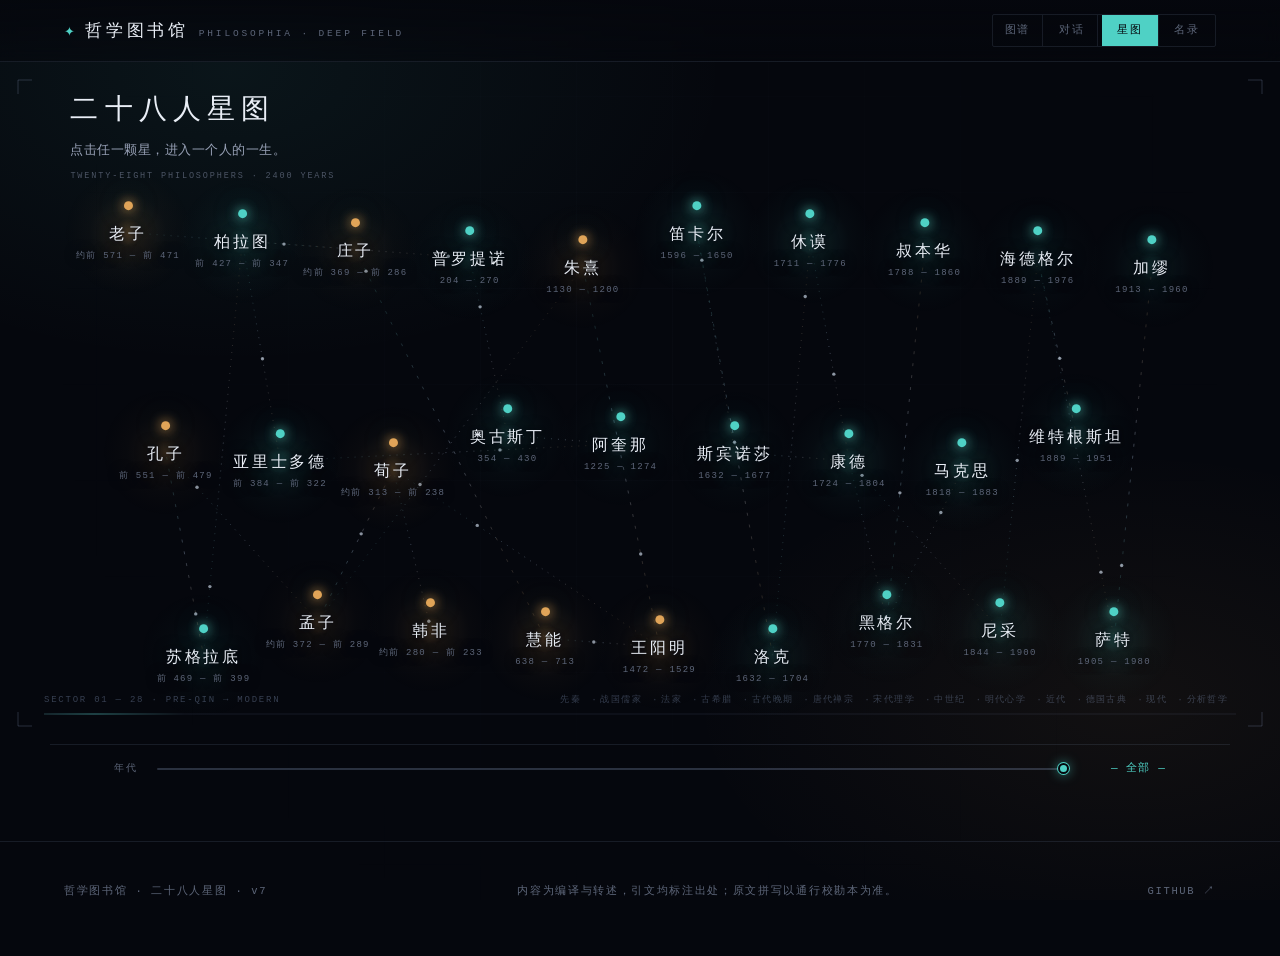
<file: index.html>
<!DOCTYPE html>
<html lang="zh-CN">
<head>
<meta charset="utf-8">
<meta name="viewport" content="width=device-width, initial-scale=1">
<title>哲学图书馆 · 深空档案</title>
<meta name="description" content="二十八位哲学家的星图：从老子、孔子、韩非到休谟、海德格尔、维特根斯坦。生平、流派、观点、著作、名言，以及五十六个可以被操作的思想实验。">
<meta name="theme-color" content="#05070d">
<meta property="og:title" content="哲学图书馆 · 深空档案">
<meta property="og:description" content="把二十八位哲学家的思想做成可以操作的星空。">
<meta property="og:type" content="website">
<link rel="icon" href="data:image/svg+xml,%3Csvg xmlns='http://www.w3.org/2000/svg' viewBox='0 0 32 32'%3E%3Ccircle cx='16' cy='16' r='3' fill='%234fd1c5'/%3E%3Ccircle cx='16' cy='16' r='11' fill='none' stroke='%234fd1c5' stroke-opacity='.45' stroke-width='1'/%3E%3C/svg%3E">
<link rel="stylesheet" href="css/base.css">
<link rel="stylesheet" href="css/star.css">
</head>
<body class="page-home">

<canvas id="stars" aria-hidden="true"></canvas>

<header class="topbar">
  <a class="brand" href="index.html">
    <span class="brand-mark" aria-hidden="true">✦</span>
    <span class="brand-cn">哲学图书馆</span>
    <span class="brand-en">PHILOSOPHIA · DEEP FIELD</span>
  </a>
  <nav class="viewswitch" role="tablist" aria-label="视图切换">
    <a class="navlink" href="graph.html" style="padding:6px 12px;border-right:1px solid var(--hair)">图谱</a>
    <a class="navlink" href="dialogue.html" style="padding:6px 12px;border-right:1px solid var(--hair)">对话</a>
    <button data-view="map" class="is-on" role="tab" aria-selected="true">星图</button>
    <button data-view="list" role="tab" aria-selected="false">名录</button>
  </nav>
</header>

<main>
  <section id="view-map" class="view is-on" aria-label="星图">
    <div class="map-wrap" id="mapWrap">
      <canvas id="mapCanvas" aria-hidden="true"></canvas>
      <div class="map-labels" id="mapLabels"></div>
      <div class="map-intro">
        <h1>二十八人星图</h1>
        <p>点击任一颗星，进入一个人的一生。</p>
        <span class="mi-mono">TWENTY-EIGHT PHILOSOPHERS · 2400 YEARS</span>
      </div>
    </div>
    <div class="era-bar">
      <span class="era-label">年代</span>
      <input id="eraSlider" type="range" min="-600" max="1960" value="1960" step="1" aria-label="按出生年代筛选">
      <output class="era-out" id="eraOut">— 全部 —</output>
    </div>
  </section>

  <section id="view-list" class="view" aria-label="名录">
    <p class="hint-line" style="padding-top:28px">
      <input id="search" type="search" placeholder="搜索 名字 / 流派 / 观点 / 书名 / 名言" aria-label="搜索"
        style="width:100%;max-width:520px;background:transparent;border:0;border-bottom:1px solid var(--hair-strong);color:var(--ink);font-family:var(--mono);font-size:12px;letter-spacing:.12em;padding:10px 2px;outline:none">
    </p>
    <ul class="cards" id="cards"></ul>
    <p id="noResult" style="display:none;text-align:center;font-family:var(--mono);font-size:11px;letter-spacing:.18em;color:var(--faint);padding:40px 0 20px">
      没有匹配的条目 · 换个词试试
    </p>
  </section>
</main>

<footer class="foot">
  <span>哲学图书馆 · 二十八人星图 · v7</span>
  <span>内容为编译与转述，引文均标注出处；原文拼写以通行校勘本为准。</span>
  <a href="https://github.com/lvzhongpei/philosophy-library" target="_blank" rel="noopener">GITHUB ↗</a>
</footer>

<script src="js/starfield.js"></script>
<script src="js/starmap.js"></script>
</body>
</html>
</file>
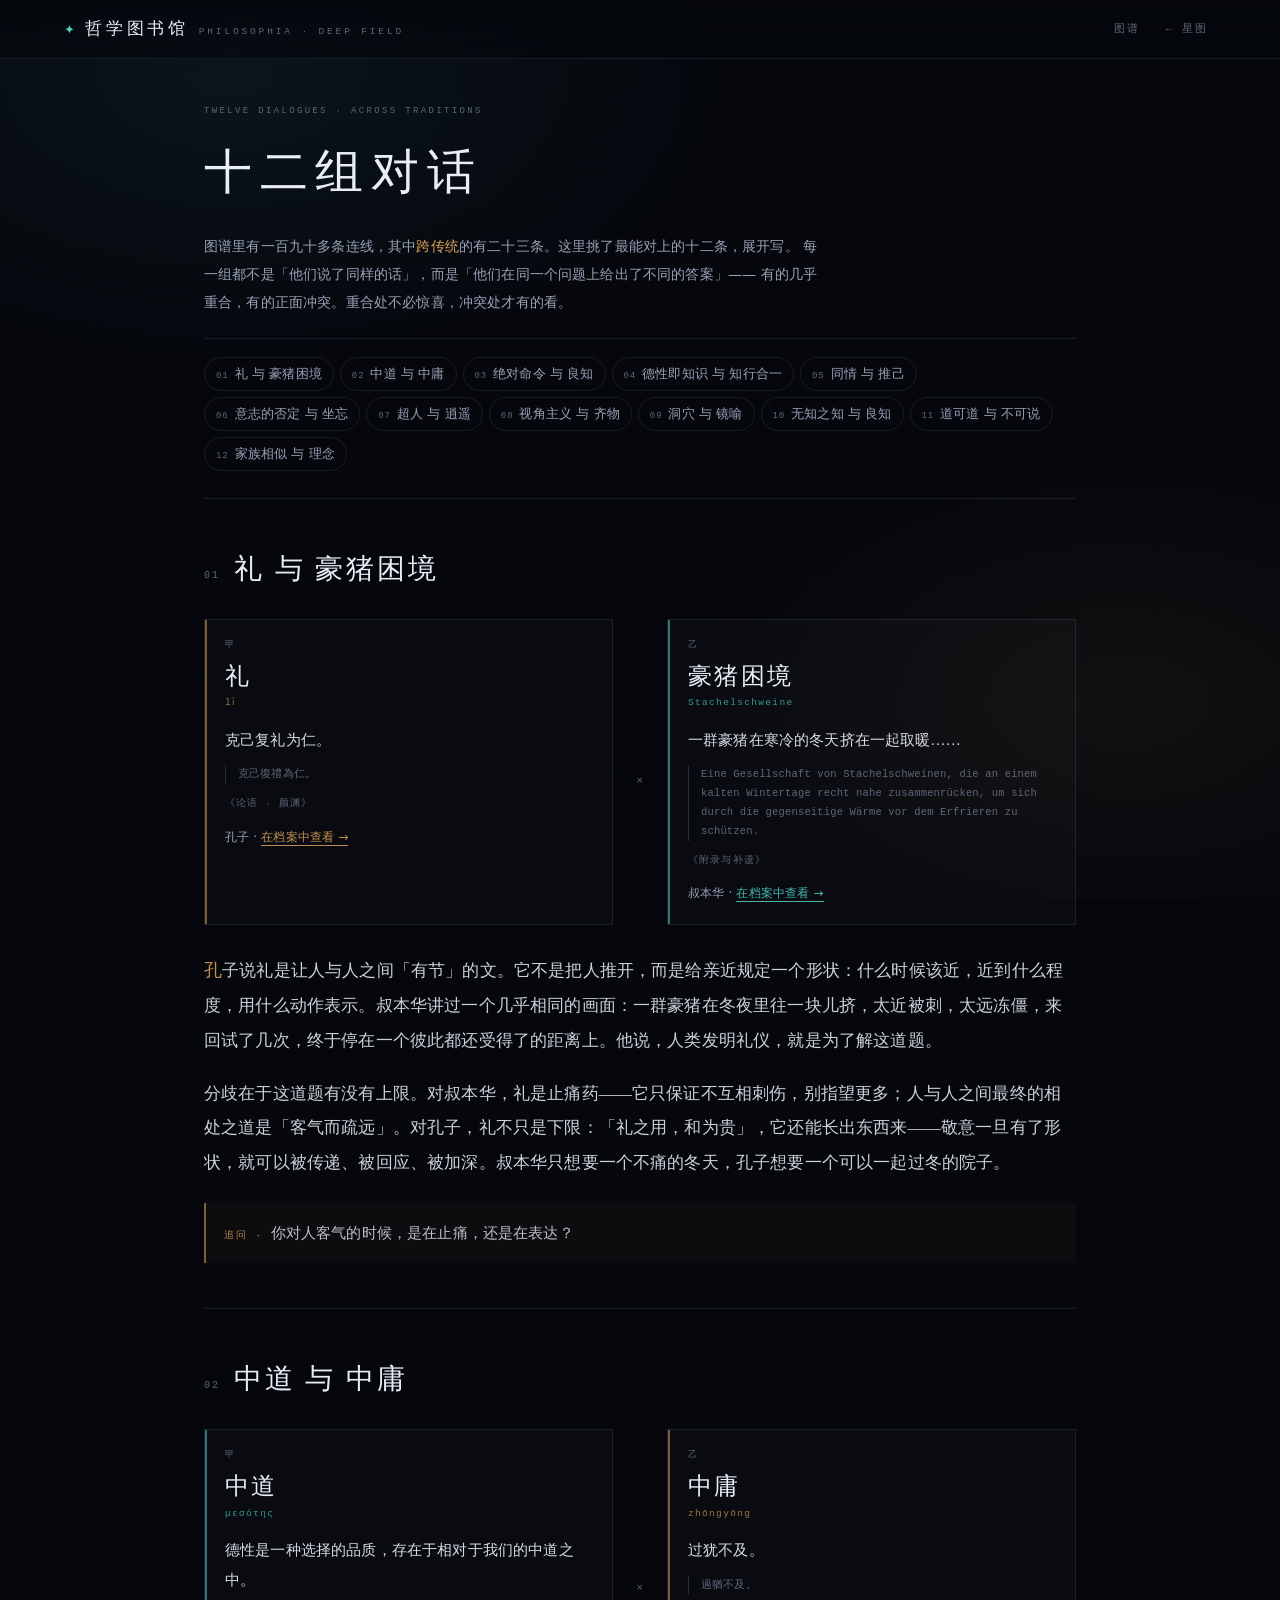
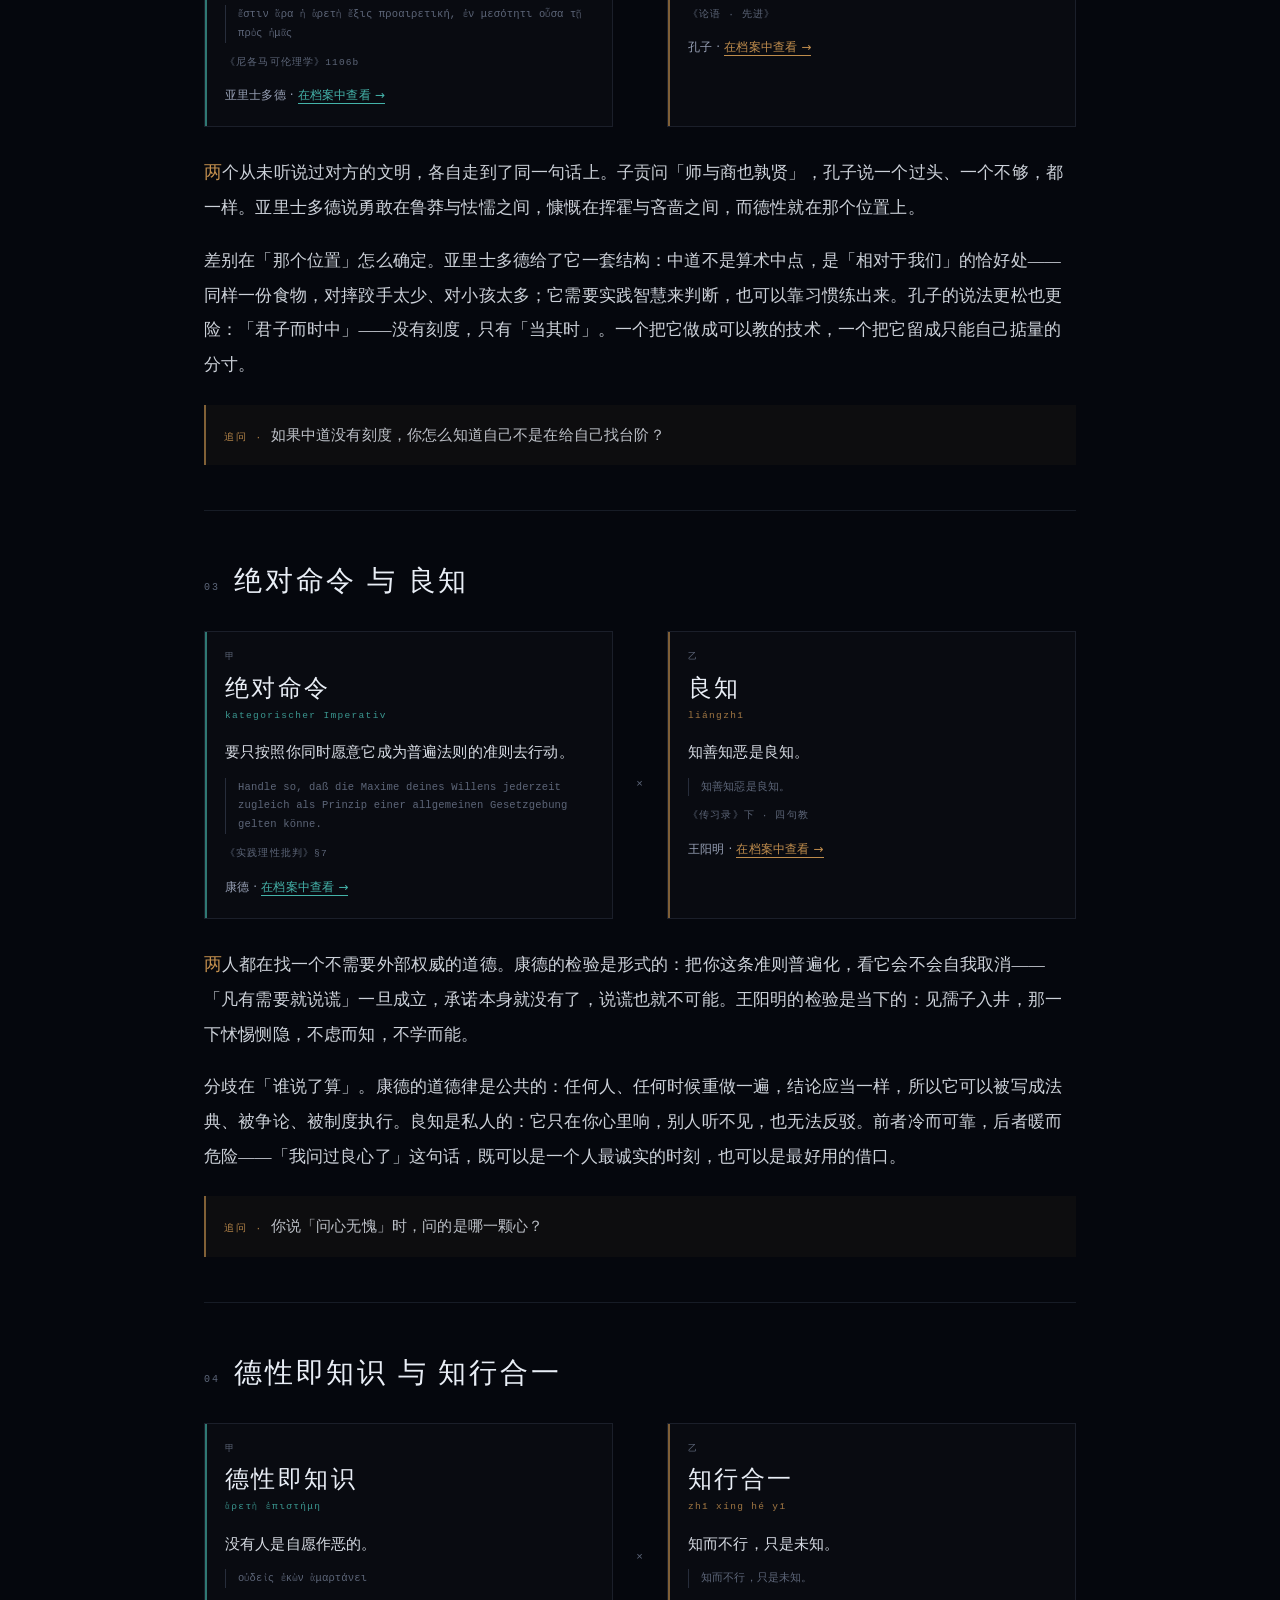
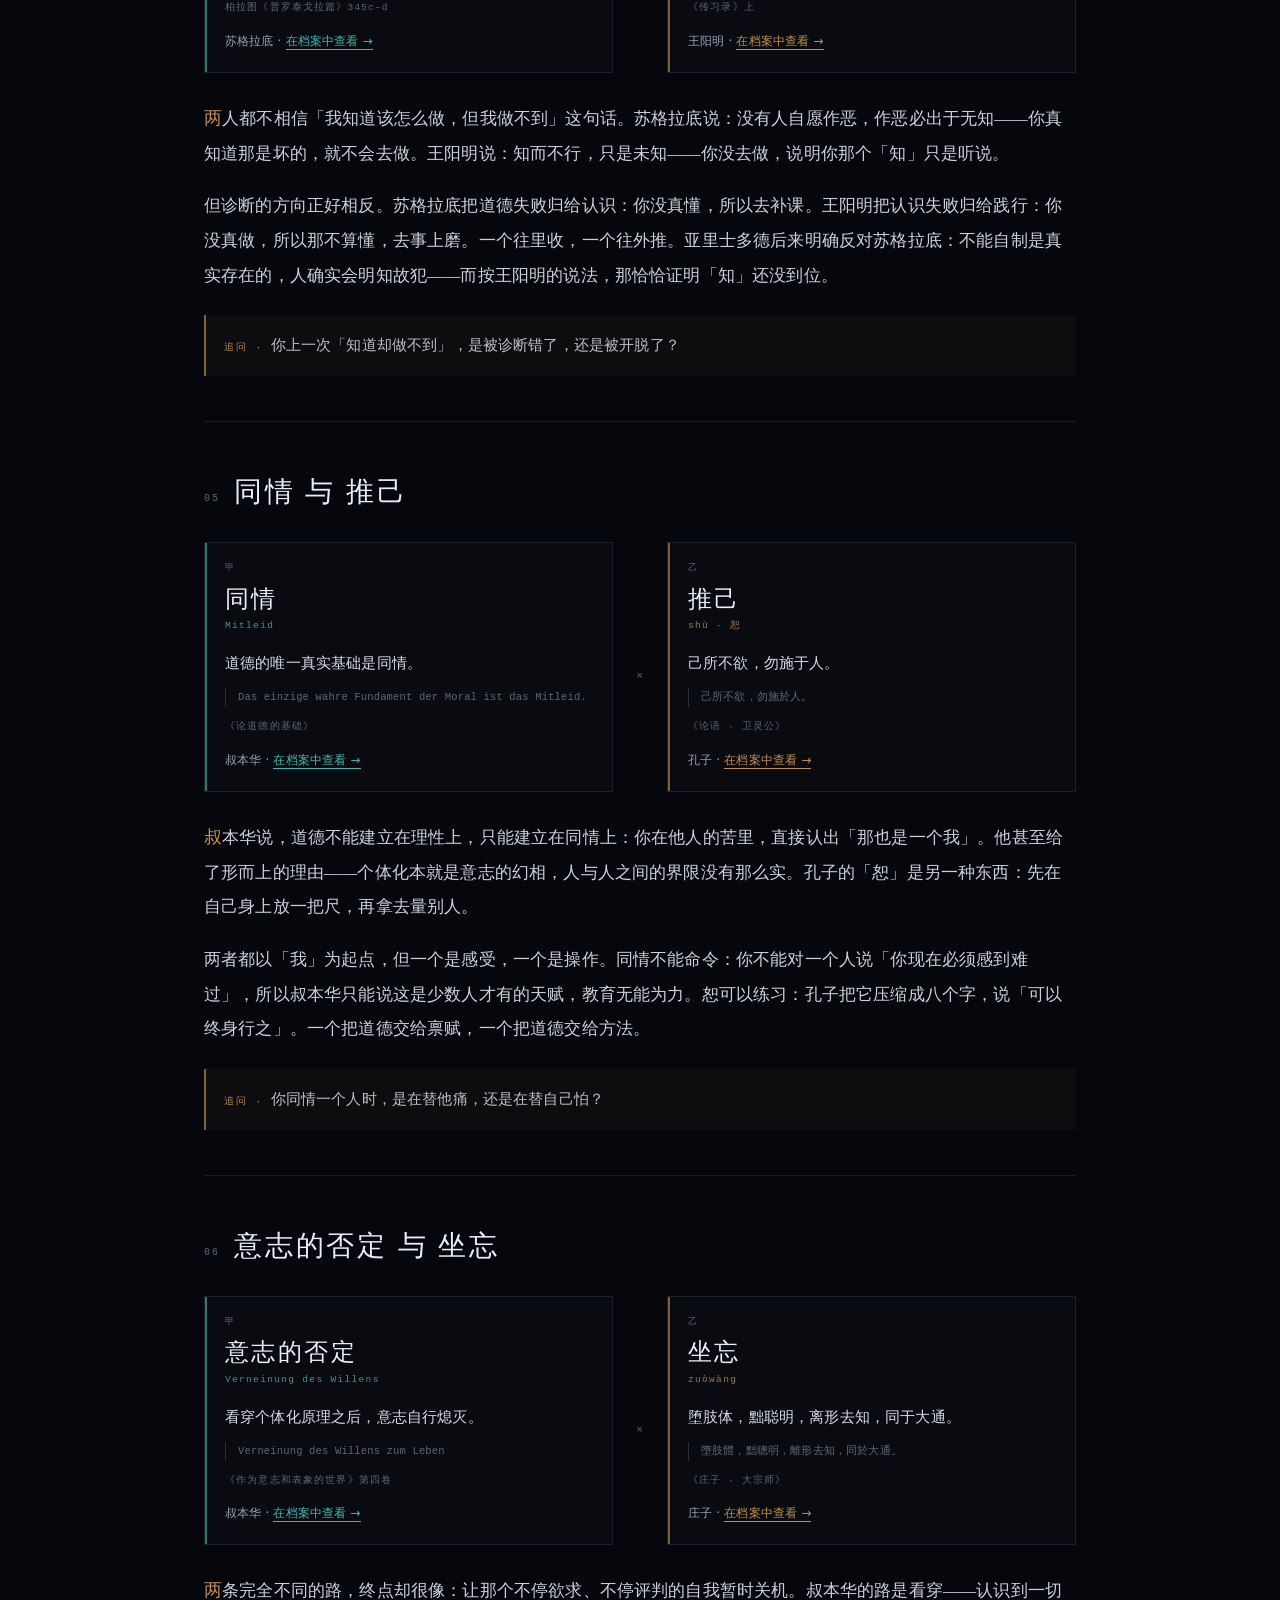
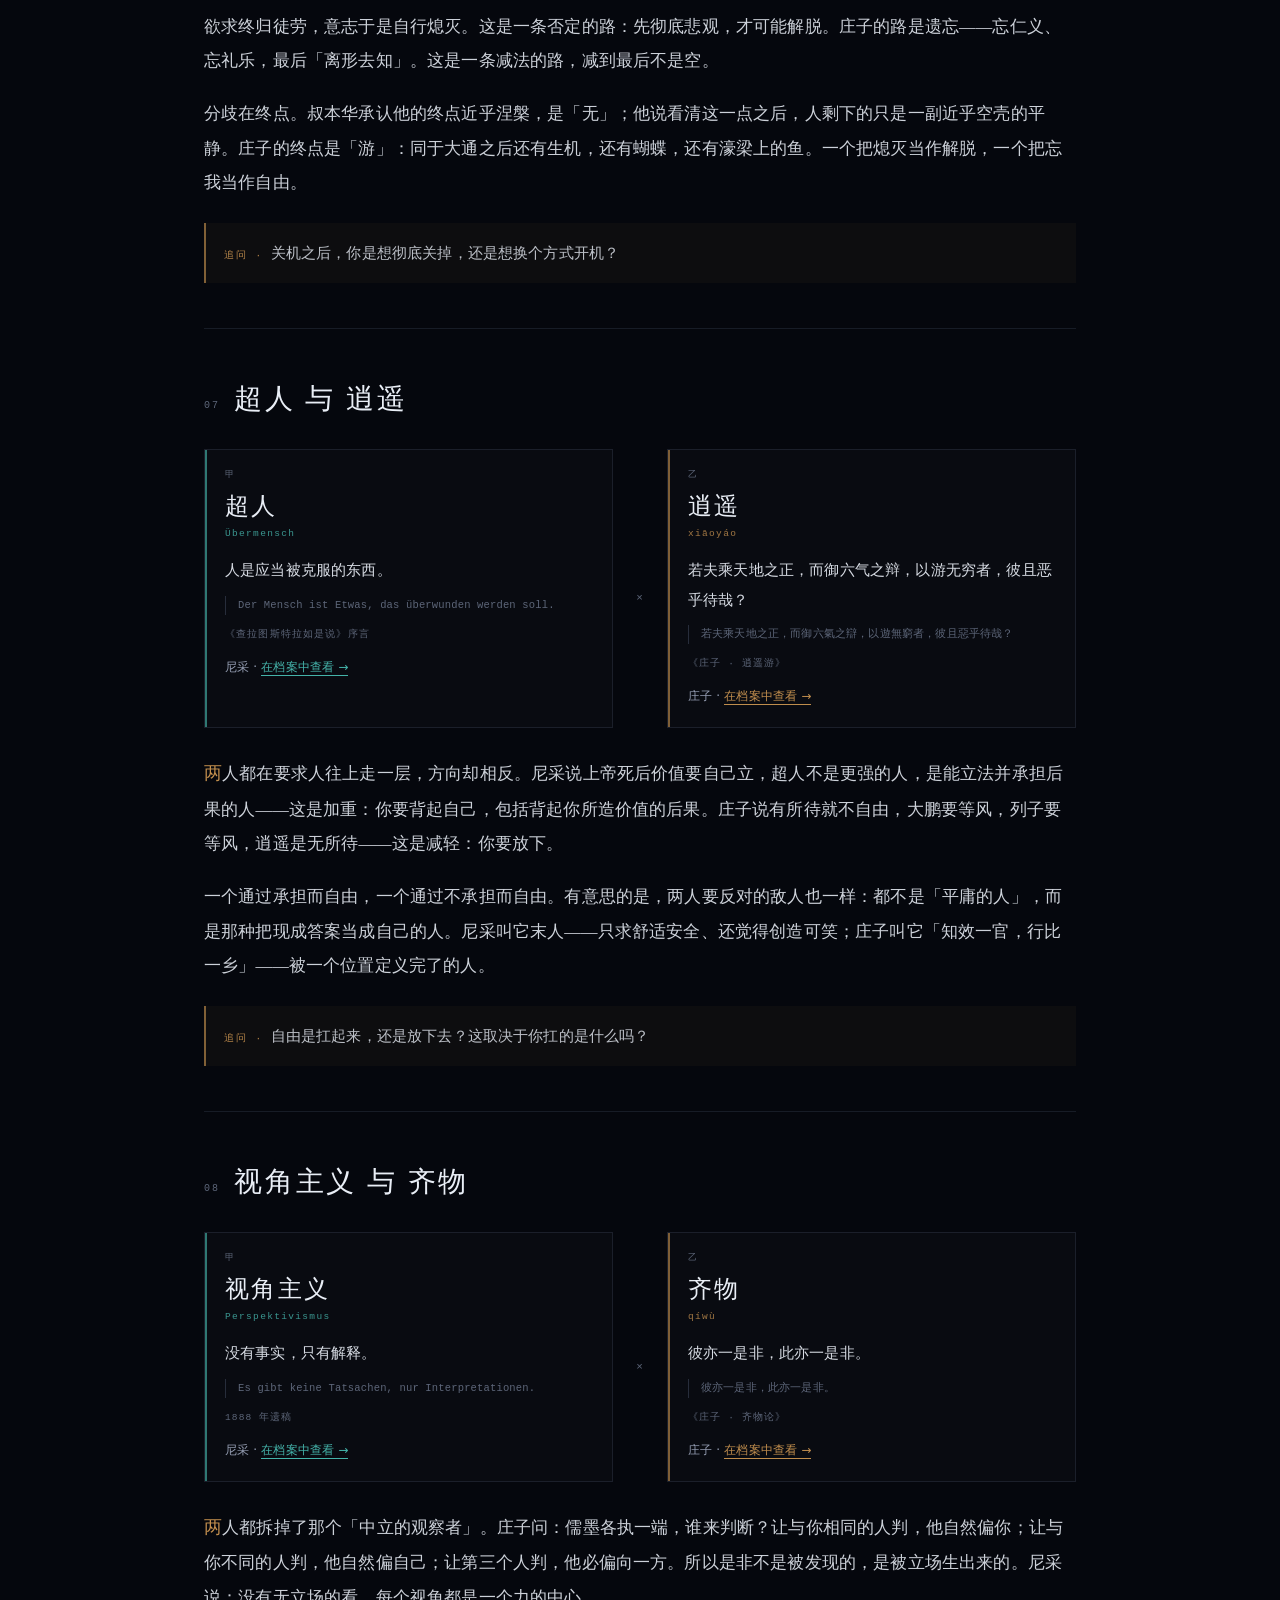
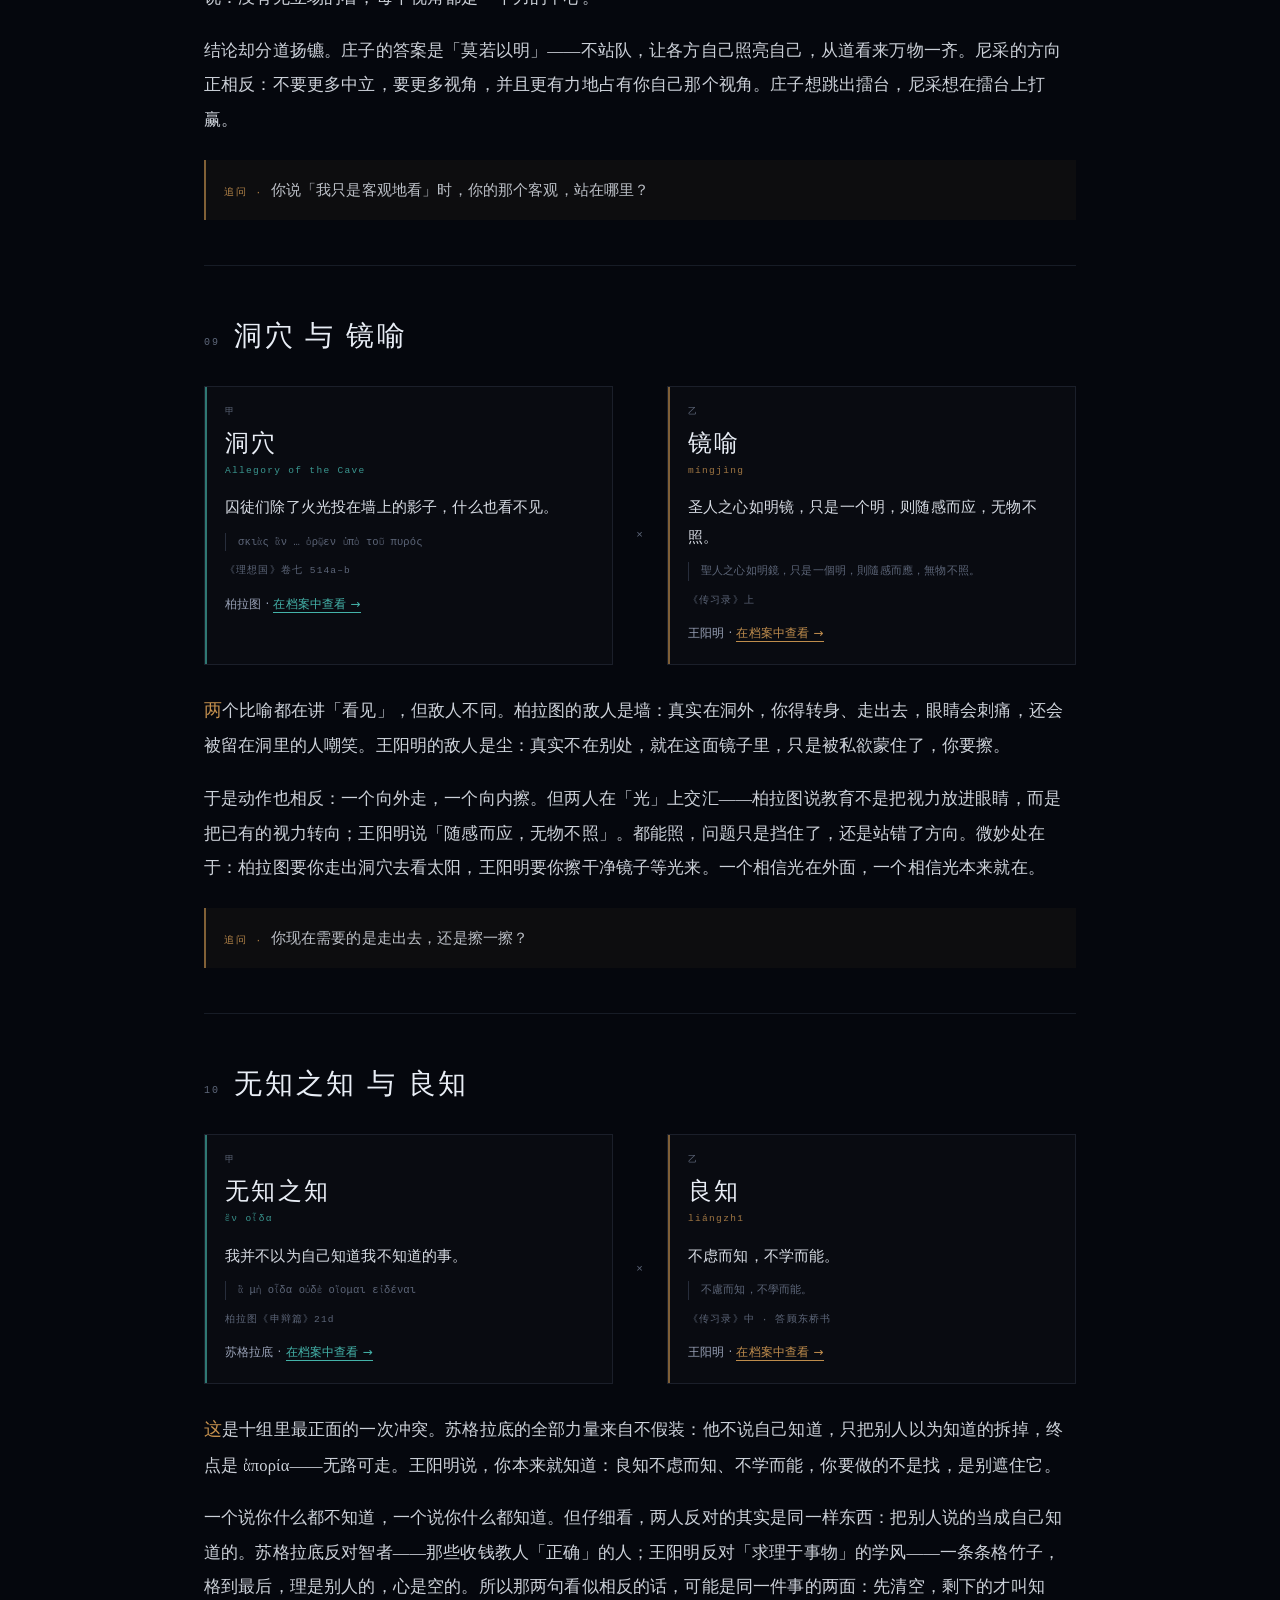
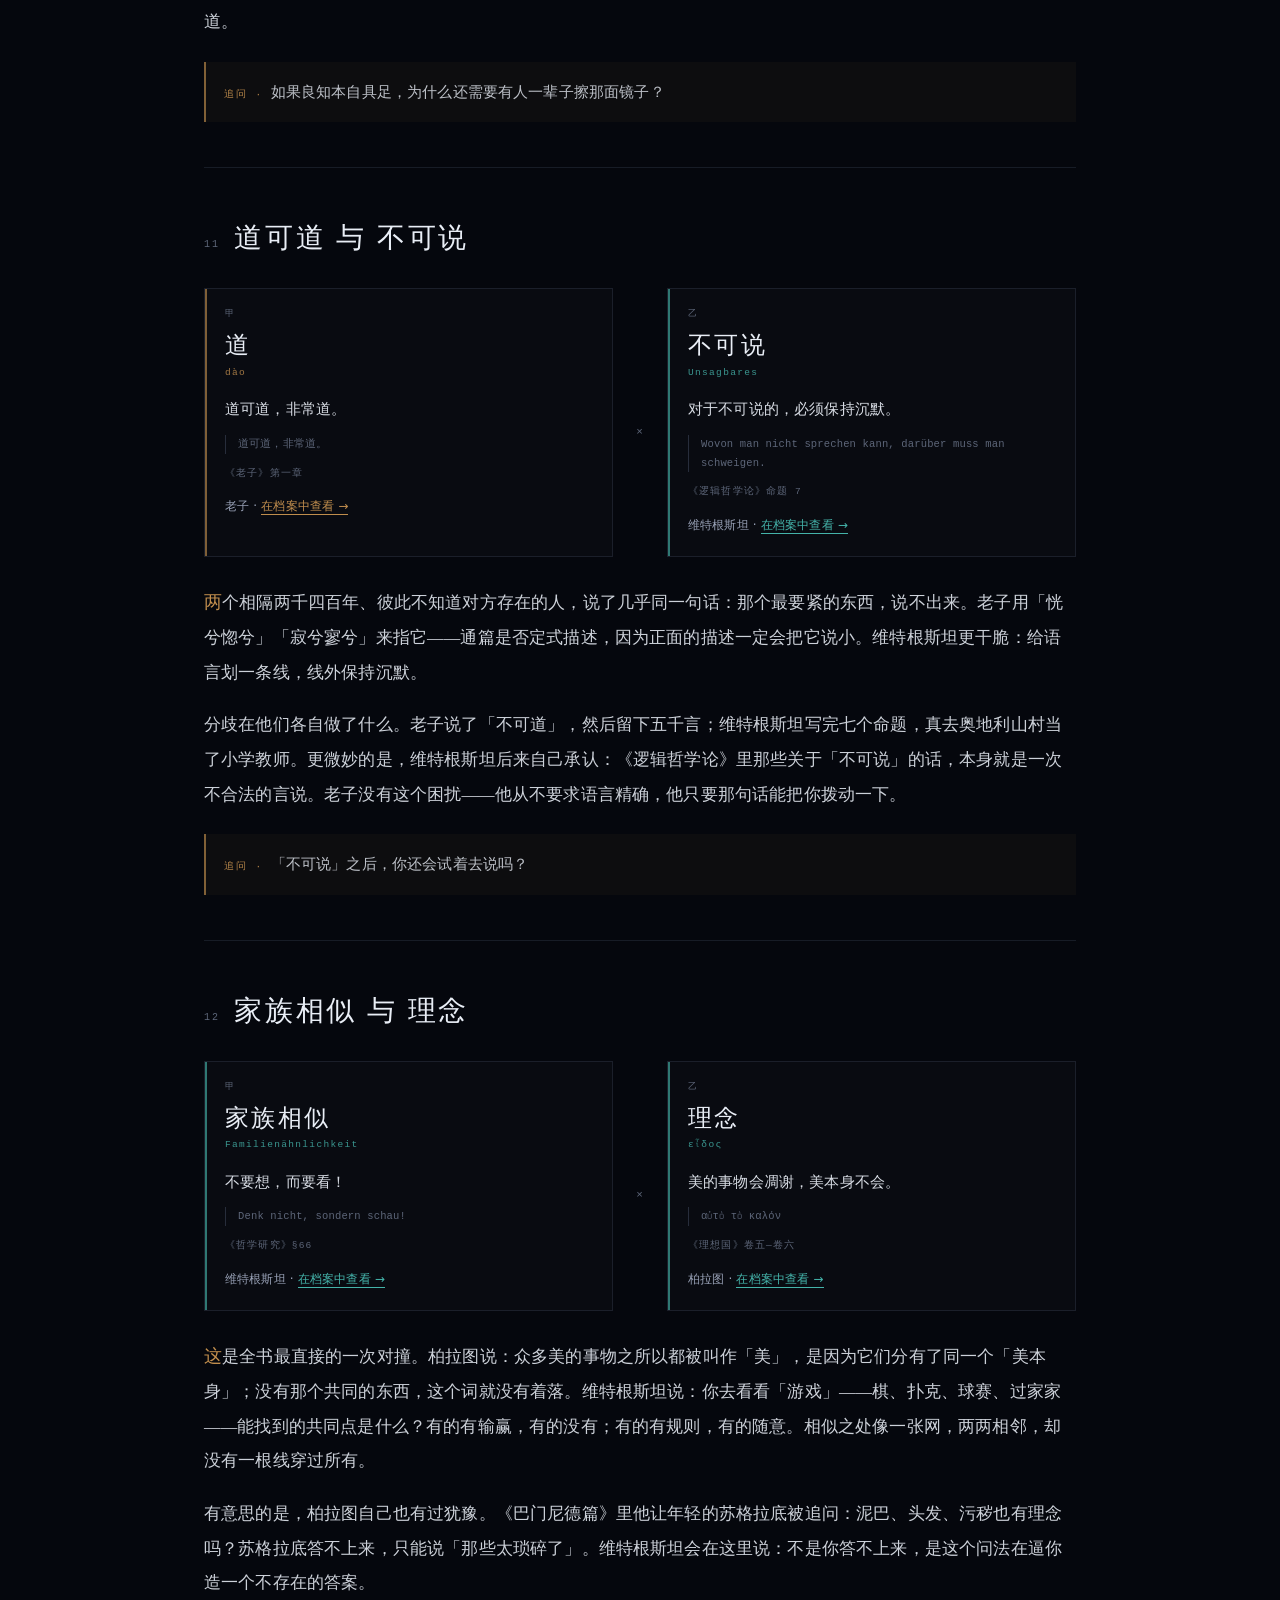
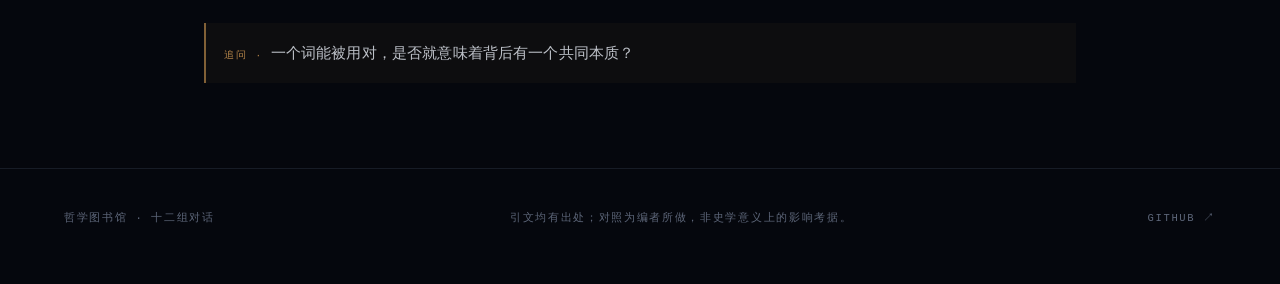
<file: dialogue.html>
<!DOCTYPE html>
<html lang="zh-CN">
<head>
<meta charset="utf-8">
<meta name="viewport" content="width=device-width, initial-scale=1">
<title>十二组对话 · 哲学图书馆</title>
<meta name="description" content="十二条跨越传统的连线：礼与豪猪困境、中道与中庸、绝对命令与良知、洞穴与镜喻……每一组都不是「他们说了同样的话」，而是「他们在同一个问题上给出了不同的答案」。">
<meta name="theme-color" content="#05070d">
<link rel="icon" href="data:image/svg+xml,%3Csvg xmlns='http://www.w3.org/2000/svg' viewBox='0 0 32 32'%3E%3Ccircle cx='16' cy='16' r='3' fill='%234fd1c5'/%3E%3Ccircle cx='16' cy='16' r='11' fill='none' stroke='%234fd1c5' stroke-opacity='.45' stroke-width='1'/%3E%3C/svg%3E">
<link rel="stylesheet" href="css/base.css">
<link rel="stylesheet" href="css/dialogue.css">
</head>
<body class="page-dialogue">

<canvas id="stars" aria-hidden="true"></canvas>

<header class="topbar">
  <a class="brand" href="index.html">
    <span class="brand-mark" aria-hidden="true">✦</span>
    <span class="brand-cn">哲学图书馆</span>
    <span class="brand-en">PHILOSOPHIA · DEEP FIELD</span>
  </a>
  <div style="display:flex;align-items:center;gap:14px">
    <a class="navlink" href="graph.html">图谱</a>
    <a class="navlink" href="index.html">← 星图</a>
  </div>
</header>

<main class="dg-main">
  <div class="dg-hero">
    <p class="dg-kicker">TWELVE DIALOGUES · ACROSS TRADITIONS</p>
    <h1>十二组对话</h1>
    <p class="dg-lead">
      图谱里有一百九十多条连线，其中<b>跨传统</b>的有二十三条。这里挑了最能对上的十二条，展开写。
      每一组都不是「他们说了同样的话」，而是「他们在同一个问题上给出了不同的答案」——
      有的几乎重合，有的正面冲突。重合处不必惊喜，冲突处才有的看。
    </p>
    <div class="dg-toc" id="toc"></div>
  </div>

  <div id="list" class="dg-list"></div>
</main>

<footer class="foot">
  <span>哲学图书馆 · 十二组对话</span>
  <span>引文均有出处；对照为编者所做，非史学意义上的影响考据。</span>
  <a href="https://github.com/lvzhongpei/philosophy-library" target="_blank" rel="noopener">GITHUB ↗</a>
</footer>

<script src="js/starfield.js"></script>
<script src="js/dialogue.js"></script>
</body>
</html>
</file>
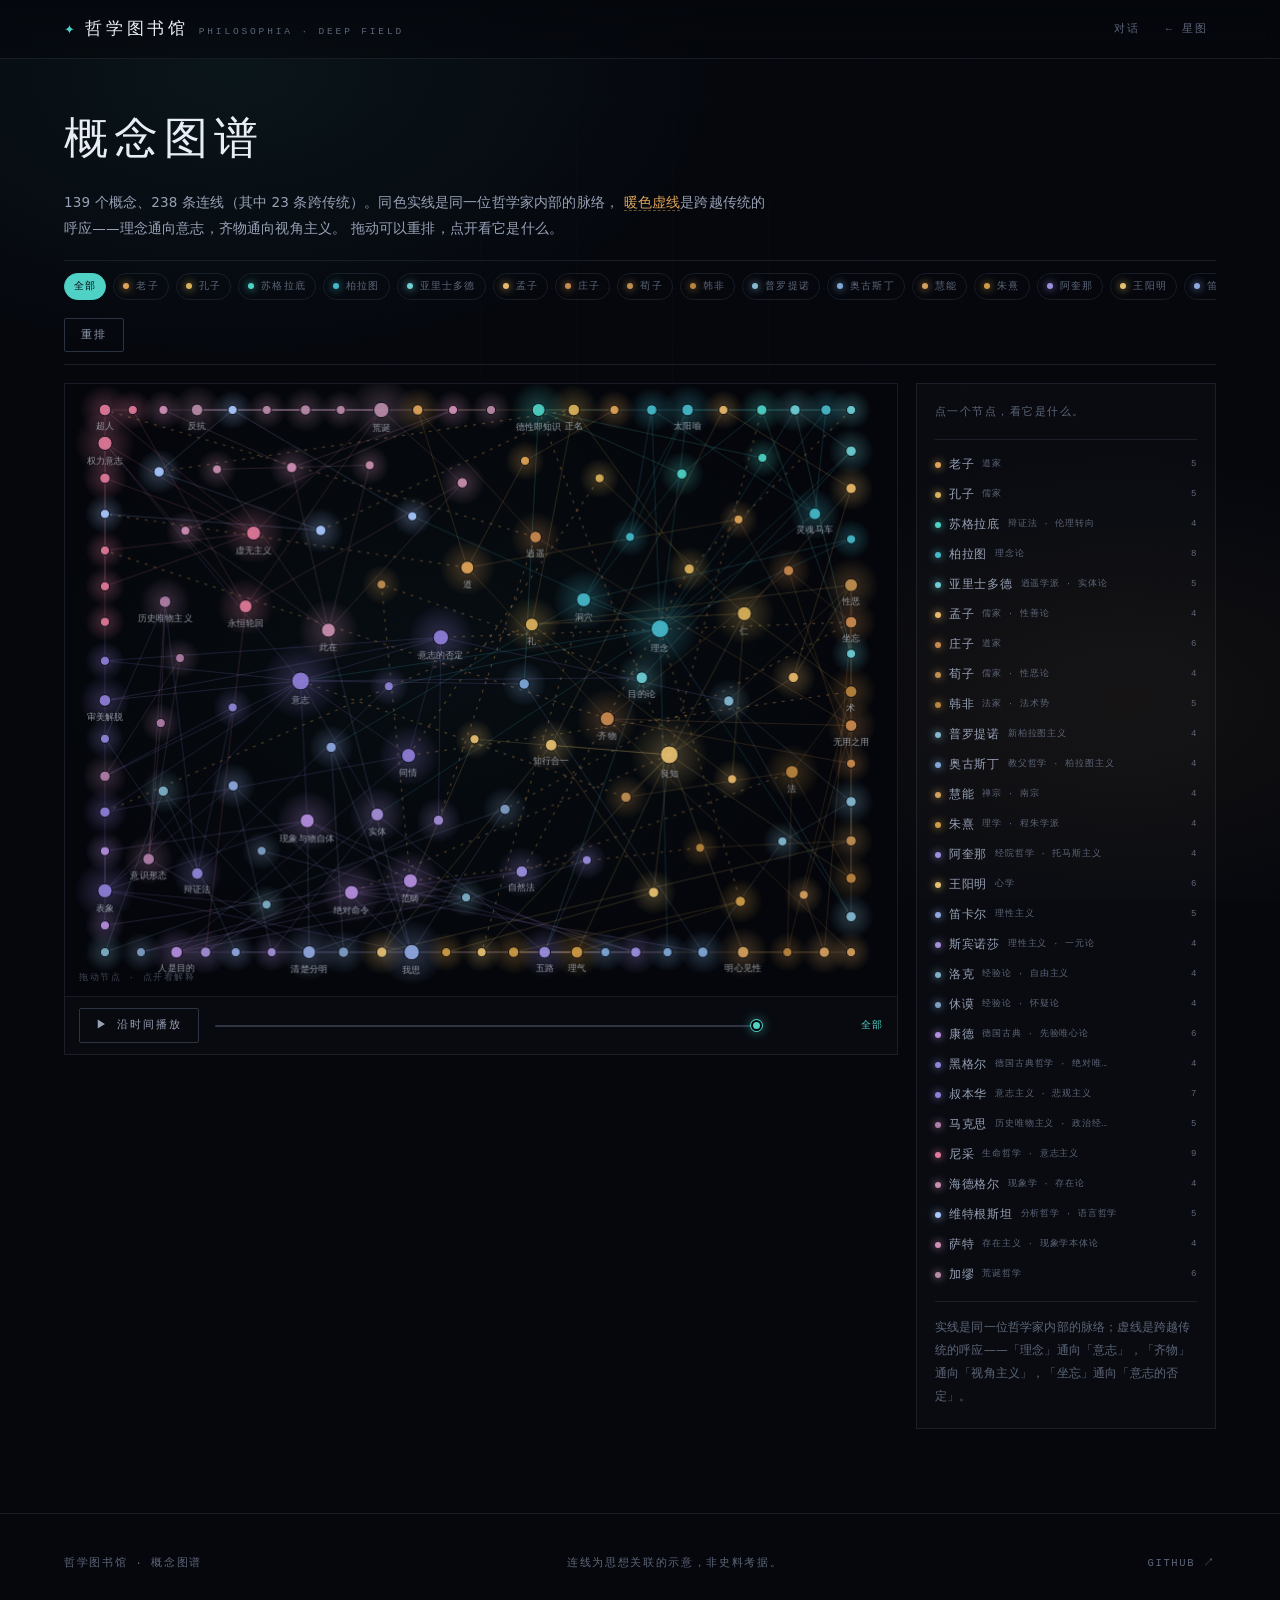
<file: graph.html>
<!DOCTYPE html>
<html lang="zh-CN">
<head>
<meta charset="utf-8">
<meta name="viewport" content="width=device-width, initial-scale=1">
<title>概念图谱 · 哲学图书馆</title>
<meta name="description" content="139 个哲学概念、238 条思想连线：从理念到意志，从齐物到视角主义，看二十八位哲学家之间怎样互相呼应。">
<meta name="theme-color" content="#05070d">
<link rel="icon" href="data:image/svg+xml,%3Csvg xmlns='http://www.w3.org/2000/svg' viewBox='0 0 32 32'%3E%3Ccircle cx='16' cy='16' r='3' fill='%234fd1c5'/%3E%3Ccircle cx='16' cy='16' r='11' fill='none' stroke='%234fd1c5' stroke-opacity='.45' stroke-width='1'/%3E%3C/svg%3E">
<link rel="stylesheet" href="css/base.css">
<link rel="stylesheet" href="css/graph.css">
</head>
<body class="page-graph">

<canvas id="stars" aria-hidden="true"></canvas>

<header class="topbar">
  <a class="brand" href="index.html">
    <span class="brand-mark" aria-hidden="true">✦</span>
    <span class="brand-cn">哲学图书馆</span>
    <span class="brand-en">PHILOSOPHIA · DEEP FIELD</span>
  </a>
  <div style="display:flex;align-items:center;gap:14px">
    <a class="navlink" href="dialogue.html">对话</a>
    <a class="navlink" href="index.html">← 星图</a>
  </div>
</header>

<main>
  <div class="graph-head">
    <h1>概念图谱</h1>
    <p>
      <span id="statLine">139 个概念、238 条连线</span>。同色实线是同一位哲学家内部的脉络，
      <span class="cross">暖色虚线</span>是跨越传统的呼应——理念通向意志，齐物通向视角主义。
      拖动可以重排，点开看它是什么。
    </p>
  </div>

  <div class="graph-bar">
    <div class="chips" id="chips"></div>
    <button class="btn ghost" id="resetLayout" type="button">重排</button>
  </div>

  <div class="graph-stage">
    <div class="graph-left">
      <div class="canvas-wrap">
        <canvas id="graphCanvas"></canvas>
        <p class="graph-tip" id="graphTip">拖动节点 · 点开看解释</p>
      </div>
      <div class="timeline-bar">
        <button id="playBtn" class="btn" type="button">▶ 沿时间播放</button>
        <input id="tlRange" type="range" min="0" max="12" value="12" step="1" aria-label="时间轴">
        <output id="tlOut">全部</output>
      </div>
    </div>
    <aside class="graph-panel" id="panel" aria-live="polite">
      <p class="gp-empty">点一个节点，看它是什么。</p>
    </aside>
  </div>
</main>

<footer class="foot">
  <span>哲学图书馆 · 概念图谱</span>
  <span>连线为思想关联的示意，非史料考据。</span>
  <a href="https://github.com/lvzhongpei/philosophy-library" target="_blank" rel="noopener">GITHUB ↗</a>
</footer>

<script src="js/starfield.js"></script>
<script src="js/canvas-kit.js"></script>
<script src="js/graph.js"></script>
</body>
</html>
</file>
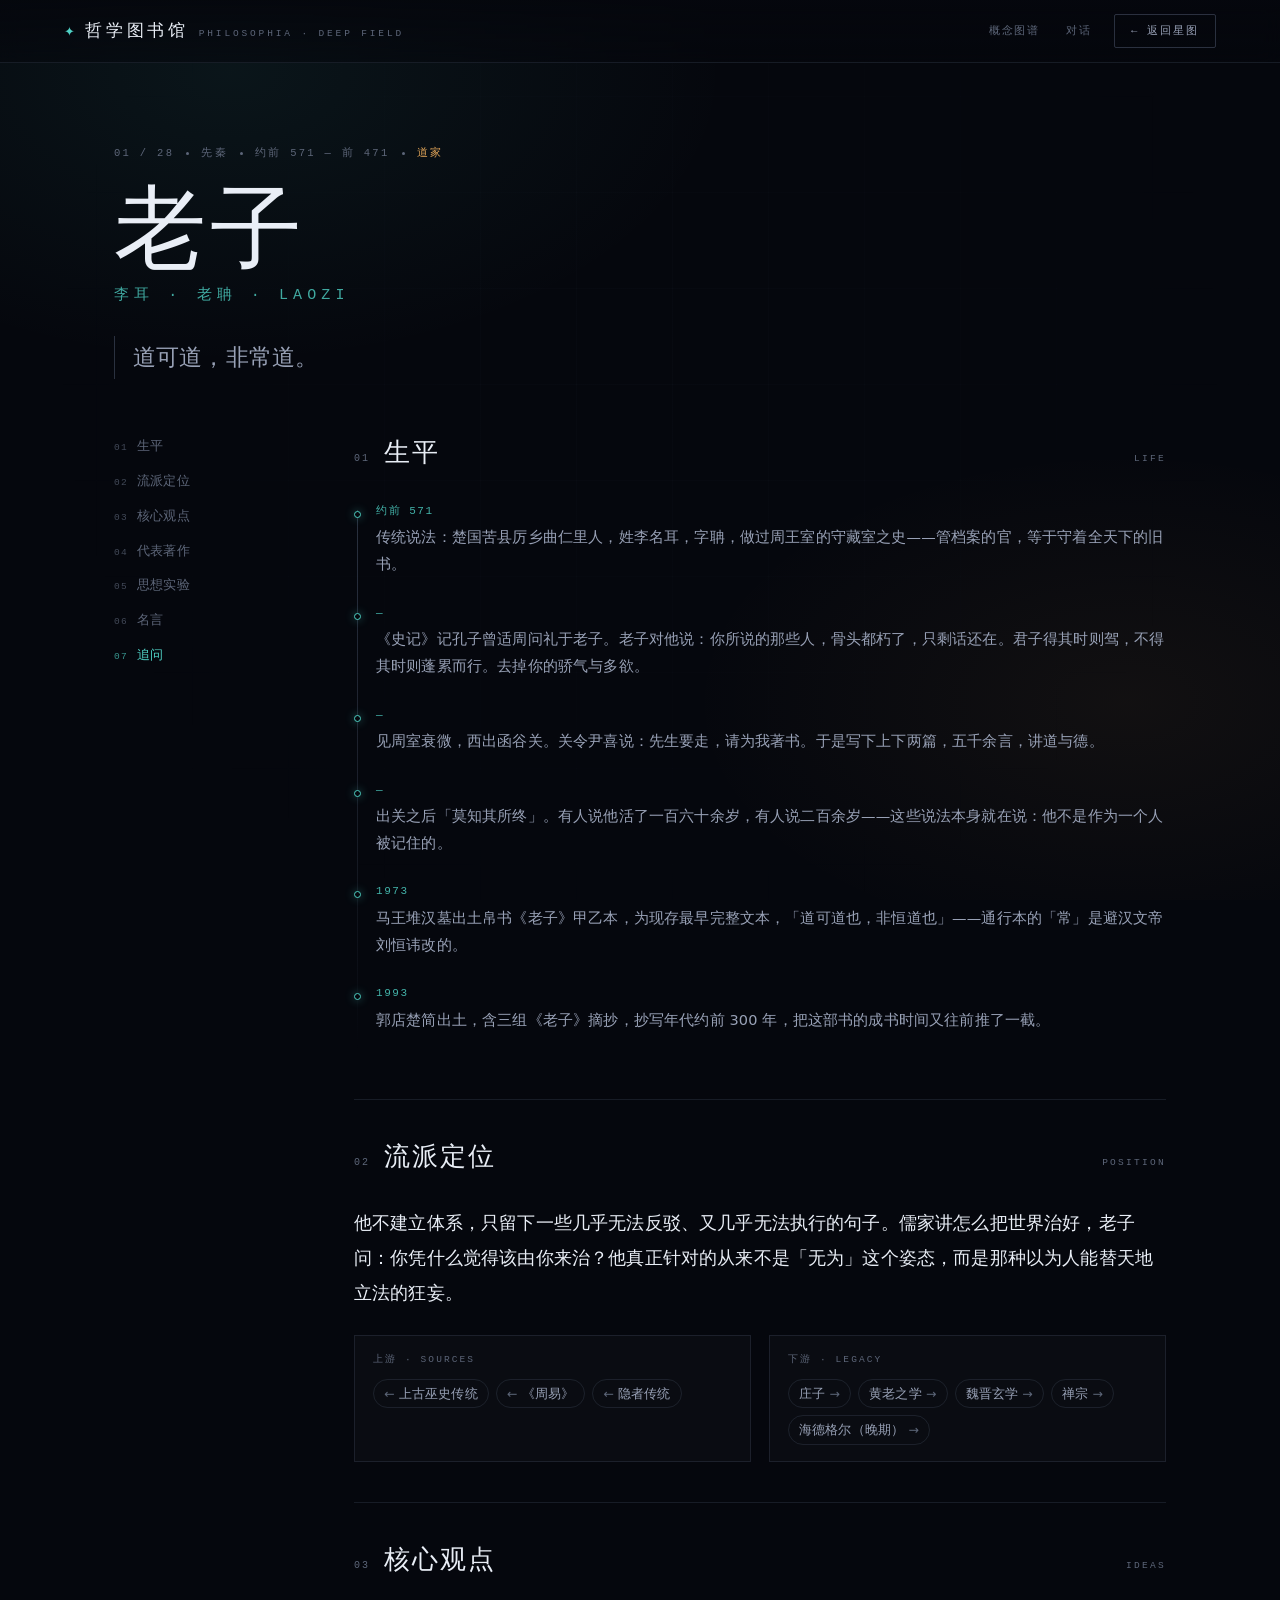
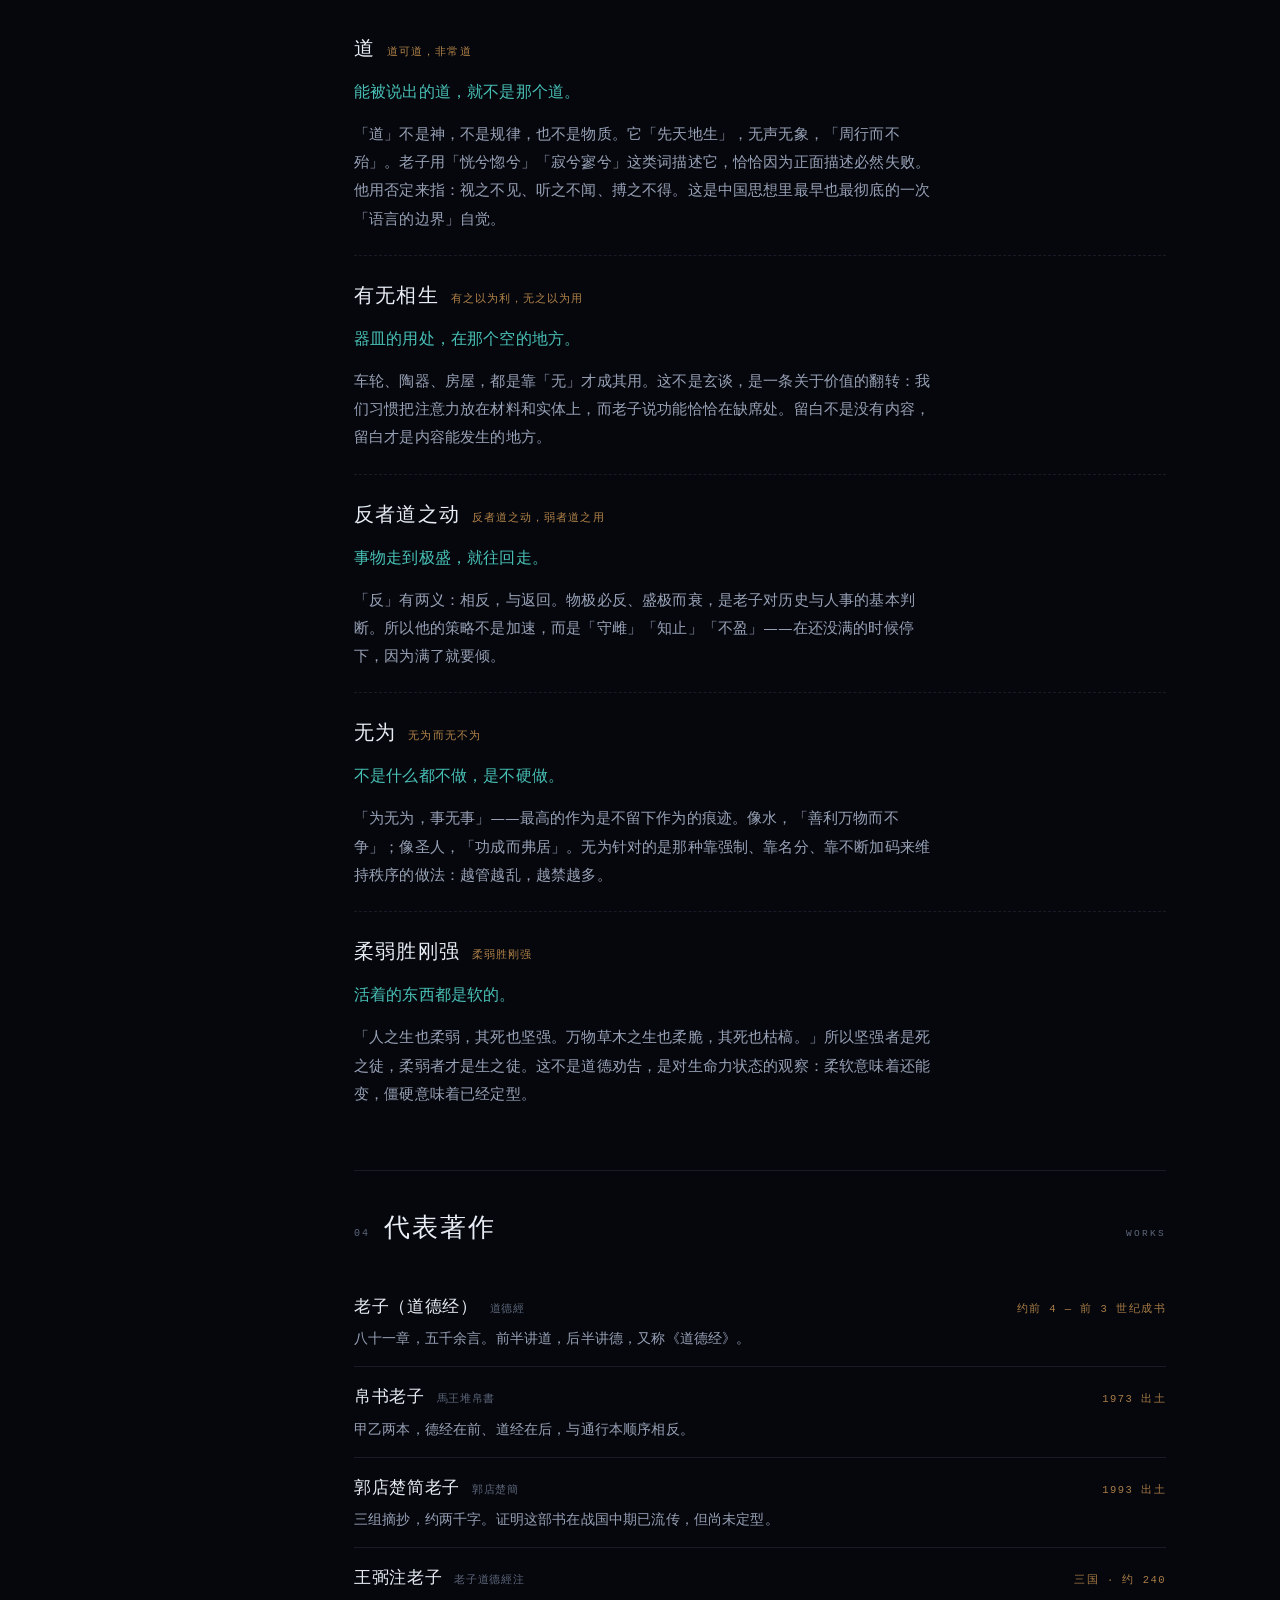
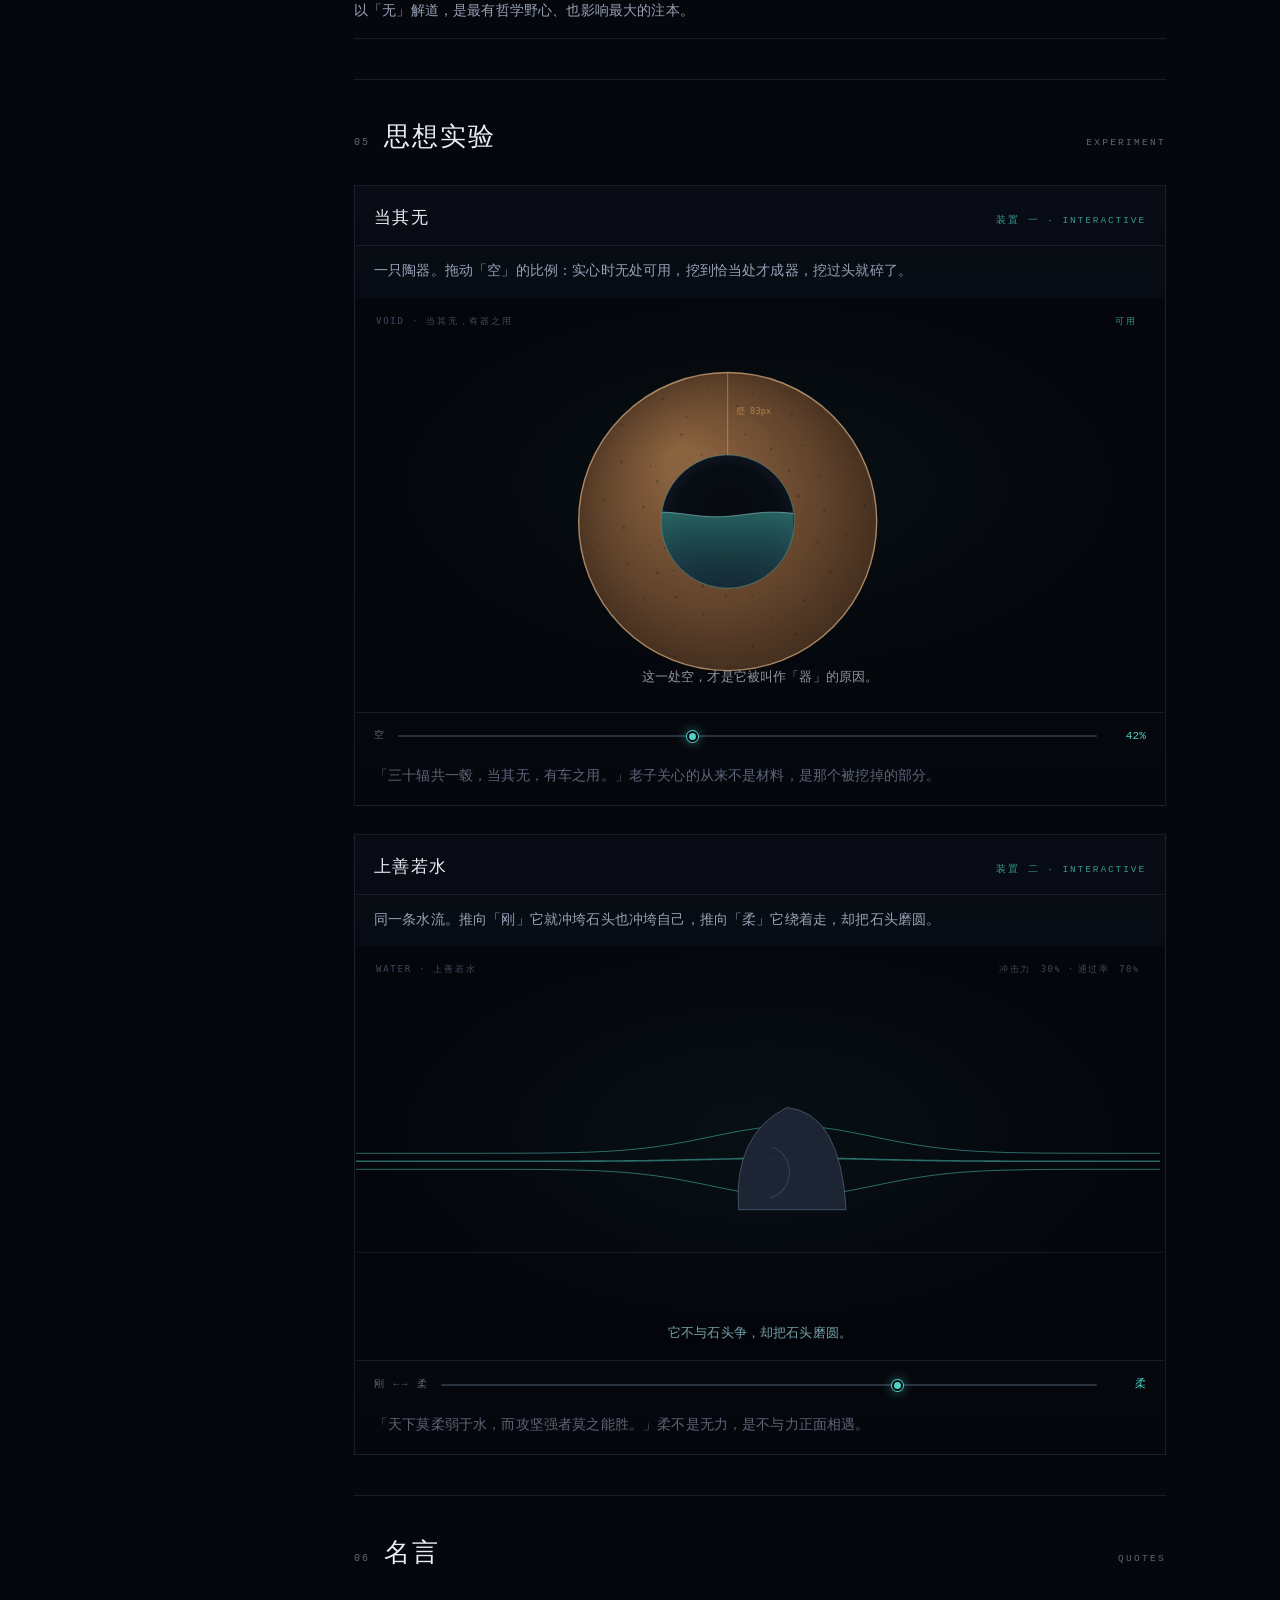
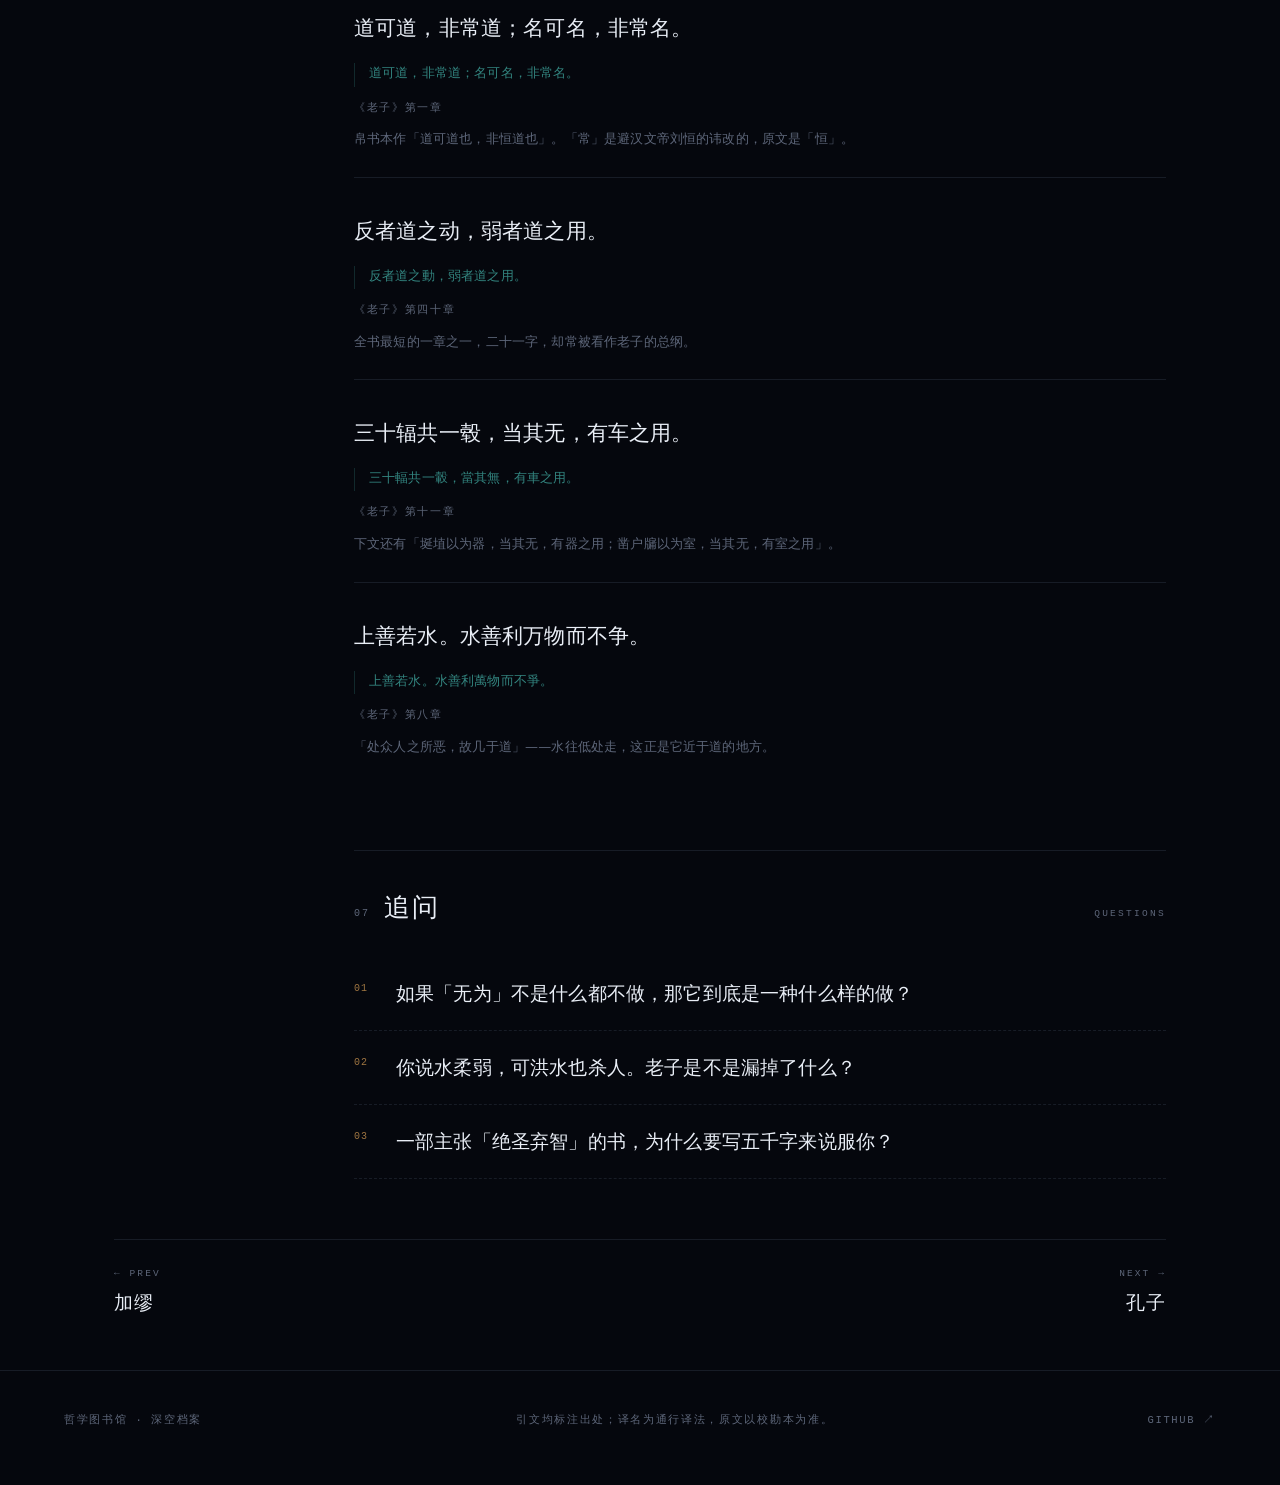
<file: philosopher.html>
<!DOCTYPE html>
<html lang="zh-CN">
<head>
<meta charset="utf-8">
<meta name="viewport" content="width=device-width, initial-scale=1">
<title>哲学图书馆 · 深空档案</title>
<meta name="description" content="一位哲学家的生平、流派、观点、著作、名言，以及一个可交互的思想实验。">
<meta name="theme-color" content="#05070d">
<link rel="icon" href="data:image/svg+xml,%3Csvg xmlns='http://www.w3.org/2000/svg' viewBox='0 0 32 32'%3E%3Ccircle cx='16' cy='16' r='3' fill='%234fd1c5'/%3E%3Ccircle cx='16' cy='16' r='11' fill='none' stroke='%234fd1c5' stroke-opacity='.45' stroke-width='1'/%3E%3C/svg%3E">
<link rel="stylesheet" href="css/base.css">
</head>
<body class="page-philo">

<canvas id="stars" aria-hidden="true"></canvas>

<header class="topbar">
  <a class="brand" href="index.html">
    <span class="brand-mark" aria-hidden="true">✦</span>
    <span class="brand-cn">哲学图书馆</span>
    <span class="brand-en">PHILOSOPHIA · DEEP FIELD</span>
  </a>
  <div style="display:flex;align-items:center;gap:14px">
    <a class="navlink" href="graph.html">概念图谱</a>
    <a class="navlink" href="dialogue.html">对话</a>
    <a class="btn ghost" href="index.html">← 返回星图</a>
  </div>
</header>

<main class="philo">
  <div class="hero">
    <div class="hero-meta" id="heroMeta"></div>
    <h1 id="heroName"></h1>
    <div class="hero-orig" id="heroOrig"></div>
    <p class="hero-line" id="heroLine"></p>
  </div>

  <div class="philo-body">
    <nav class="side-nav" id="sideNav" aria-label="章节导航"></nav>
    <article id="article"></article>
  </div>

  <div class="pager" id="pager"></div>
</main>

<footer class="foot">
  <span>哲学图书馆 · 深空档案</span>
  <span>引文均标注出处；译名为通行译法，原文以校勘本为准。</span>
  <a href="https://github.com/lvzhongpei/philosophy-library" target="_blank" rel="noopener">GITHUB ↗</a>
</footer>

<script src="js/starfield.js"></script>
<script src="js/canvas-kit.js"></script>
<!-- 苏格拉底 -->
<script src="js/devices/socrates-elentus.js"></script>
<script src="js/devices/socrates-daemon.js"></script>
<!-- 柏拉图 -->
<script src="js/devices/plato-cave.js"></script>
<script src="js/devices/plato-chariot.js"></script>
<!-- 亚里士多德 -->
<script src="js/devices/aristotle-mean.js"></script>
<script src="js/devices/aristotle-four.js"></script>
<!-- 老子 -->
<script src="js/devices/laozi-void.js"></script>
<script src="js/devices/laozi-water.js"></script>
<!-- 孔子 -->
<script src="js/devices/confucius-circle.js"></script>
<script src="js/devices/confucius-name.js"></script>
<!-- 庄子 -->
<script src="js/devices/zhuangzi-butterfly.js"></script>
<script src="js/devices/zhuangzi-peng.js"></script>
<!-- 王阳明 -->
<script src="js/devices/wangyangming-flower.js"></script>
<script src="js/devices/wangyangming-mirror.js"></script>
<!-- 笛卡尔 -->
<script src="js/devices/descartes-doubt.js"></script>
<script src="js/devices/descartes-cogito.js"></script>
<!-- 康德 -->
<script src="js/devices/kant-glasses.js"></script>
<script src="js/devices/kant-star.js"></script>
<!-- 叔本华 -->
<script src="js/devices/schopenhauer-pendulum.js"></script>
<script src="js/devices/schopenhauer-porcupines.js"></script>
<!-- 尼采 -->
<script src="js/devices/nietzsche-recurrence.js"></script>
<script src="js/devices/nietzsche-apollo-dionysus.js"></script>
<!-- 加缪 -->
<script src="js/devices/camus-sisyphus.js"></script>
<script src="js/devices/camus-call.js"></script>
<!-- 孟子 -->
<script src="js/devices/mengzi-sprouts.js"></script>
<script src="js/devices/mengzi-qi.js"></script>
<!-- 荀子 -->
<script src="js/devices/xunzi-bend.js"></script>
<script src="js/devices/xunzi-desire.js"></script>
<!-- 慧能 -->
<script src="js/devices/huineng-sudden.js"></script>
<script src="js/devices/huineng-flag.js"></script>
<!-- 奥古斯丁 -->
<script src="js/devices/augustine-time.js"></script>
<script src="js/devices/augustine-will.js"></script>
<!-- 阿奎那 -->
<script src="js/devices/aquinas-five.js"></script>
<script src="js/devices/aquinas-analogy.js"></script>
<!-- 斯宾诺莎 -->
<script src="js/devices/spinoza-substance.js"></script>
<script src="js/devices/spinoza-freedom.js"></script>
<!-- 休谟 -->
<script src="js/devices/hume-causation.js"></script>
<script src="js/devices/hume-self.js"></script>
<!-- 海德格尔 -->
<script src="js/devices/heidegger-tool.js"></script>
<script src="js/devices/heidegger-death.js"></script>
<!-- 韩非 -->
<script src="js/devices/hanfei-tripod.js"></script>
<script src="js/devices/hanfei-rabbit.js"></script>
<!-- 维特根斯坦 -->
<script src="js/devices/wittgenstein-picture.js"></script>
<script src="js/devices/wittgenstein-family.js"></script>
<!-- 普罗提诺 -->
<script src="js/devices/plotinus-emanation.js"></script>
<script src="js/devices/plotinus-return.js"></script>
<!-- 朱熹 -->
<script src="js/devices/zhuxi-gewu.js"></script>
<script src="js/devices/zhuxi-moon.js"></script>
<!-- 洛克 -->
<script src="js/devices/locke-tablet.js"></script>
<script src="js/devices/locke-qualities.js"></script>
<!-- 黑格尔 -->
<script src="js/devices/hegel-dialectic.js"></script>
<script src="js/devices/hegel-master-slave.js"></script>
<!-- 马克思 -->
<script src="js/devices/marx-alienation.js"></script>
<script src="js/devices/marx-base.js"></script>
<!-- 萨特 -->
<script src="js/devices/sartre-badfaith.js"></script>
<script src="js/devices/sartre-gaze.js"></script>
<script src="js/render.js"></script>
</body>
</html>
</file>
<file: css/base.css>
/* ============================================================
   哲学图书馆 · 深空档案
   base.css — 变量、排版、共用骨架
   ============================================================ */

:root {
  --void: #05070d;
  --void-2: #080b14;
  --ink: #e9eef6;
  --dim: #98a1b6;
  --faint: #5d6679;
  --cyan: #4fd1c5;
  --amber: #e0a458;
  --hair: rgba(150, 170, 210, 0.13);
  --hair-strong: rgba(150, 170, 210, 0.26);
  --panel: rgba(255, 255, 255, 0.022);

  --serif: "Songti SC", "STSong", "Source Han Serif SC", "Noto Serif CJK SC",
    "SimSun", Georgia, serif;
  --sans: "PingFang SC", -apple-system, BlinkMacSystemFont, "Hiragino Sans GB",
    "Microsoft YaHei", system-ui, sans-serif;
  --mono: ui-monospace, "SF Mono", "JetBrains Mono", Menlo, Consolas, monospace;

  --gutter: clamp(20px, 5vw, 64px);
  --maxw: 1180px;
}

*,
*::before,
*::after {
  box-sizing: border-box;
}

html {
  -webkit-text-size-adjust: 100%;
  scroll-behavior: smooth;
}

body {
  margin: 0;
  background: var(--void);
  color: var(--ink);
  font-family: var(--sans);
  font-size: 16px;
  line-height: 1.75;
  letter-spacing: 0.01em;
  -webkit-font-smoothing: antialiased;
  overflow-x: hidden;
}

/* 深空底色：两团极淡的辉光 + 一层细网格 */
body::before {
  content: "";
  position: fixed;
  inset: 0;
  z-index: -2;
  background:
    radial-gradient(60vw 50vh at 18% 8%, rgba(79, 209, 197, 0.07), transparent 65%),
    radial-gradient(55vw 45vh at 88% 78%, rgba(224, 164, 88, 0.06), transparent 62%),
    var(--void);
}

body::after {
  content: "";
  position: fixed;
  inset: 0;
  z-index: -1;
  pointer-events: none;
  opacity: 0.5;
  background-image:
    linear-gradient(to right, rgba(150, 170, 210, 0.05) 1px, transparent 1px),
    linear-gradient(to bottom, rgba(150, 170, 210, 0.05) 1px, transparent 1px);
  background-size: 96px 96px;
  mask-image: radial-gradient(circle at 50% 40%, #000 0%, transparent 78%);
  -webkit-mask-image: radial-gradient(circle at 50% 40%, #000 0%, transparent 78%);
}

#stars {
  position: fixed;
  inset: 0;
  z-index: -3;
  width: 100%;
  height: 100%;
  display: block;
}

::selection {
  background: rgba(79, 209, 197, 0.28);
  color: #fff;
}

a {
  color: inherit;
  text-decoration: none;
}

button {
  font: inherit;
  color: inherit;
  background: none;
  border: 0;
  cursor: pointer;
}

/* ---------------- 顶栏 ---------------- */

.topbar {
  position: sticky;
  top: 0;
  z-index: 50;
  display: flex;
  align-items: center;
  justify-content: space-between;
  gap: 16px;
  padding: 14px var(--gutter);
  background: linear-gradient(to bottom, rgba(5, 7, 13, 0.92), rgba(5, 7, 13, 0.55));
  backdrop-filter: blur(10px);
  -webkit-backdrop-filter: blur(10px);
  border-bottom: 1px solid var(--hair);
}

.brand {
  display: flex;
  align-items: baseline;
  gap: 10px;
  min-width: 0;
}

.brand-mark {
  color: var(--cyan);
  font-size: 13px;
  animation: twinkle 4.5s ease-in-out infinite;
}

.brand-cn {
  font-family: var(--serif);
  font-size: 17px;
  letter-spacing: 0.22em;
  white-space: nowrap;
}

.brand-en {
  font-family: var(--mono);
  font-size: 9.5px;
  letter-spacing: 0.3em;
  color: var(--faint);
  white-space: nowrap;
}

@keyframes twinkle {
  0%,
  100% {
    opacity: 0.55;
    transform: scale(0.92);
  }
  50% {
    opacity: 1;
    transform: scale(1.08);
  }
}

/* 视图切换 */
.viewswitch {
  display: flex;
  gap: 0;
  border: 1px solid var(--hair);
  border-radius: 2px;
  overflow: hidden;
}

.navlink {
  font-family: var(--mono);
  font-size: 10.5px;
  letter-spacing: 0.18em;
  color: var(--faint);
  padding: 6px 4px;
  margin-right: 4px;
  transition: color 0.2s;
  white-space: nowrap;
}

.navlink:hover {
  color: var(--cyan);
}

.devices .device + .device {
  margin-top: 28px;
}

.viewswitch button {
  padding: 6px 15px;
  font-family: var(--mono);
  font-size: 11px;
  letter-spacing: 0.18em;
  color: var(--faint);
  transition: color 0.25s, background 0.25s;
}

.viewswitch button + button {
  border-left: 1px solid var(--hair);
}

.viewswitch button:hover {
  color: var(--dim);
}

.viewswitch button.is-on {
  color: var(--void);
  background: var(--cyan);
}

/* ---------------- 页脚 ---------------- */

.foot {
  padding: 40px var(--gutter) 56px;
  border-top: 1px solid var(--hair);
  margin-top: 40px;
  display: flex;
  flex-wrap: wrap;
  gap: 10px 28px;
  justify-content: space-between;
  font-family: var(--mono);
  font-size: 10.5px;
  letter-spacing: 0.16em;
  color: var(--faint);
}

.foot a:hover {
  color: var(--cyan);
}

/* ---------------- 详情页 ---------------- */

.philo {
  max-width: var(--maxw);
  margin: 0 auto;
  padding: 0 var(--gutter);
}

.hero {
  position: relative;
  padding: clamp(48px, 9vh, 96px) 0 clamp(28px, 5vh, 48px);
}

.hero-meta {
  display: flex;
  flex-wrap: wrap;
  align-items: center;
  gap: 12px;
  font-family: var(--mono);
  font-size: 10.5px;
  letter-spacing: 0.22em;
  color: var(--faint);
}

.hero-meta .dot {
  width: 3px;
  height: 3px;
  border-radius: 50%;
  background: var(--faint);
}

.hero h1 {
  font-family: var(--serif);
  font-weight: 400;
  font-size: clamp(44px, 9vw, 92px);
  line-height: 1.05;
  letter-spacing: 0.04em;
  margin: 18px 0 6px;
}

.hero-orig {
  font-family: var(--mono);
  font-size: clamp(12px, 1.6vw, 15px);
  letter-spacing: 0.34em;
  color: var(--cyan);
  opacity: 0.8;
}

.hero-line {
  font-family: var(--serif);
  font-size: clamp(17px, 2.4vw, 23px);
  line-height: 1.9;
  color: var(--dim);
  max-width: 34em;
  margin: 26px 0 0;
  padding-left: 18px;
  border-left: 1px solid var(--hair-strong);
}

/* 内容两栏：左目录 / 右正文 */
.philo-body {
  display: grid;
  grid-template-columns: 176px minmax(0, 1fr);
  gap: clamp(24px, 5vw, 72px);
  align-items: start;
  padding-bottom: 40px;
}

.side-nav {
  position: sticky;
  top: 84px;
  display: flex;
  flex-direction: column;
  gap: 2px;
  padding-top: 6px;
}

.side-nav a {
  display: flex;
  align-items: baseline;
  gap: 9px;
  padding: 5px 0;
  font-size: 13px;
  color: var(--faint);
  transition: color 0.2s;
}

.side-nav a:hover,
.side-nav a.is-on {
  color: var(--cyan);
}

.side-nav .n {
  font-family: var(--mono);
  font-size: 9.5px;
  letter-spacing: 0.14em;
  opacity: 0.7;
}

/* 章节 */
.sec {
  padding: 34px 0 10px;
  border-top: 1px solid var(--hair);
  margin-top: 30px;
}

.sec:first-of-type {
  border-top: 0;
  margin-top: 0;
  padding-top: 6px;
}

.sec-head {
  display: flex;
  align-items: baseline;
  gap: 14px;
  margin-bottom: 26px;
}

.sec-num {
  font-family: var(--mono);
  font-size: 10px;
  letter-spacing: 0.2em;
  color: var(--faint);
}

.sec-title {
  font-family: var(--serif);
  font-weight: 400;
  font-size: clamp(19px, 2.6vw, 26px);
  letter-spacing: 0.08em;
  margin: 0;
}

.sec-en {
  font-family: var(--mono);
  font-size: 9.5px;
  letter-spacing: 0.24em;
  color: var(--faint);
  margin-left: auto;
  text-align: right;
}

/* 时间轴 */
.timeline {
  list-style: none;
  margin: 0;
  padding: 0 0 0 22px;
  position: relative;
}

.timeline::before {
  content: "";
  position: absolute;
  left: 3px;
  top: 8px;
  bottom: 8px;
  width: 1px;
  background: linear-gradient(
    to bottom,
    var(--hair-strong),
    var(--hair) 60%,
    transparent
  );
}

.timeline li {
  position: relative;
  padding: 0 0 26px 0;
}

.timeline li::before {
  content: "";
  position: absolute;
  left: -22px;
  top: 9px;
  width: 7px;
  height: 7px;
  border-radius: 50%;
  background: var(--void);
  border: 1px solid var(--cyan);
  box-shadow: 0 0 10px rgba(79, 209, 197, 0.45);
}

.timeline .y {
  font-family: var(--mono);
  font-size: 11px;
  letter-spacing: 0.14em;
  color: var(--cyan);
  opacity: 0.85;
  display: block;
  margin-bottom: 3px;
}

.timeline p {
  margin: 0;
  font-size: 14.5px;
  line-height: 1.85;
  color: var(--dim);
}

.timeline li:hover p {
  color: var(--ink);
}

/* 流派定位 */
.pos-text {
  font-family: var(--serif);
  font-size: clamp(15.5px, 1.9vw, 17.5px);
  line-height: 2;
  color: var(--ink);
  margin: 0 0 24px;
}

.pos-map {
  display: grid;
  grid-template-columns: 1fr 1fr;
  gap: 18px;
}

.pos-map > div {
  padding: 16px 18px;
  background: var(--panel);
  border: 1px solid var(--hair);
}

.pos-map h4 {
  margin: 0 0 10px;
  font-family: var(--mono);
  font-size: 9.5px;
  font-weight: 400;
  letter-spacing: 0.22em;
  color: var(--faint);
}

.chip-row {
  display: flex;
  flex-wrap: wrap;
  gap: 7px;
}

.chip {
  padding: 3px 10px;
  font-size: 12.5px;
  color: var(--dim);
  border: 1px solid var(--hair);
  border-radius: 100px;
}

.chip.up::before {
  content: "← ";
  color: var(--faint);
}

.chip.down::after {
  content: " →";
  color: var(--faint);
}

/* 核心观点 */
.idea {
  display: grid;
  grid-template-columns: minmax(0, 1fr);
  gap: 8px;
  padding: 22px 0;
  border-bottom: 1px dashed var(--hair);
}

.idea:last-child {
  border-bottom: 0;
}

.idea-top {
  display: flex;
  flex-wrap: wrap;
  align-items: baseline;
  gap: 12px;
}

.idea h3 {
  margin: 0;
  font-family: var(--serif);
  font-weight: 400;
  font-size: 20px;
  letter-spacing: 0.06em;
}

.idea .orig {
  font-family: var(--mono);
  font-size: 10.5px;
  letter-spacing: 0.1em;
  color: var(--amber);
  opacity: 0.8;
}

.idea .brief {
  font-family: var(--serif);
  font-size: 16px;
  color: var(--cyan);
  opacity: 0.92;
  margin: 4px 0 0;
}

.idea .detail {
  margin: 6px 0 0;
  font-size: 14.5px;
  line-height: 1.95;
  color: var(--dim);
  max-width: 40em;
}

/* 著作 */
.works {
  list-style: none;
  margin: 0;
  padding: 0;
}

.works li {
  padding: 15px 0;
  border-bottom: 1px solid var(--hair);
}

.works .w-top {
  display: flex;
  align-items: baseline;
  gap: 12px;
  flex-wrap: wrap;
}

.works .w-title {
  font-family: var(--serif);
  font-size: 17px;
  letter-spacing: 0.04em;
}

.works .w-orig {
  font-family: var(--mono);
  font-size: 10.5px;
  color: var(--faint);
  letter-spacing: 0.06em;
}

.works .w-year {
  margin-left: auto;
  font-family: var(--mono);
  font-size: 10.5px;
  letter-spacing: 0.14em;
  color: var(--amber);
  opacity: 0.75;
  white-space: nowrap;
}

.works .w-gist {
  margin: 5px 0 0;
  font-size: 13.8px;
  line-height: 1.8;
  color: var(--dim);
}

/* 名言 */
.quote {
  position: relative;
  padding: 6px 0 26px 0;
  border-bottom: 1px solid var(--hair);
  margin-bottom: 26px;
}

.quote:last-child {
  border-bottom: 0;
}

.quote .cn {
  font-family: var(--serif);
  font-size: clamp(17px, 2.2vw, 21px);
  line-height: 2;
  margin: 0 0 14px;
  color: var(--ink);
}

.quote .orig {
  font-family: var(--mono);
  font-size: 12.5px;
  line-height: 1.85;
  color: var(--cyan);
  opacity: 0.62;
  margin: 0 0 12px;
  padding-left: 14px;
  border-left: 1px solid rgba(79, 209, 197, 0.28);
  word-break: break-word;
}

.quote .src {
  font-family: var(--mono);
  font-size: 10.5px;
  letter-spacing: 0.16em;
  color: var(--faint);
}

.quote .note {
  margin: 8px 0 0;
  font-size: 13px;
  line-height: 1.8;
  color: var(--faint);
}

/* 追问 */
.asks {
  list-style: none;
  margin: 0;
  padding: 0;
  counter-reset: ask;
}

.asks li {
  counter-increment: ask;
  position: relative;
  padding: 18px 0 18px 42px;
  border-bottom: 1px dashed var(--hair);
  font-family: var(--serif);
  font-size: clamp(16px, 2.1vw, 19px);
  line-height: 1.95;
  color: var(--ink);
}

.asks li::before {
  content: "0" counter(ask);
  position: absolute;
  left: 0;
  top: 22px;
  font-family: var(--mono);
  font-size: 10px;
  letter-spacing: 0.1em;
  color: var(--amber);
  opacity: 0.7;
}

/* ---------------- 装置面板 ---------------- */

.device {
  border: 1px solid var(--hair);
  background: linear-gradient(180deg, rgba(9, 13, 22, 0.9), rgba(5, 7, 13, 0.5));
  padding: 1px;
}

.device-head {
  display: flex;
  flex-wrap: wrap;
  align-items: baseline;
  gap: 10px 14px;
  padding: 16px 18px 12px;
  border-bottom: 1px solid var(--hair);
}

.device-head h3 {
  margin: 0;
  font-family: var(--serif);
  font-weight: 400;
  font-size: 17px;
  letter-spacing: 0.08em;
}

.device-head .tag {
  font-family: var(--mono);
  font-size: 9.5px;
  letter-spacing: 0.2em;
  color: var(--cyan);
  opacity: 0.7;
  margin-left: auto;
}

.device-desc {
  padding: 12px 18px 0;
  margin: 0;
  font-size: 13.8px;
  line-height: 1.85;
  color: var(--dim);
}

.stage-wrap {
  position: relative;
  margin: 14px 0 0;
}

.stage-wrap canvas {
  display: block;
  width: 100%;
  height: clamp(280px, 46vh, 420px);
  background:
    radial-gradient(70% 70% at 50% 45%, rgba(79, 209, 197, 0.05), transparent 70%),
    #04060b;
  touch-action: none;
  cursor: crosshair;
}

.controls {
  display: flex;
  flex-wrap: wrap;
  align-items: center;
  gap: 14px 22px;
  padding: 14px 18px 18px;
  border-top: 1px solid var(--hair);
}

.ctrl {
  display: flex;
  align-items: center;
  gap: 10px;
  min-width: 180px;
  flex: 1 1 180px;
}

.ctrl label {
  font-family: var(--mono);
  font-size: 10px;
  letter-spacing: 0.18em;
  color: var(--faint);
  white-space: nowrap;
}

.ctrl output {
  font-family: var(--mono);
  font-size: 11px;
  color: var(--cyan);
  min-width: 3.4em;
  text-align: right;
}

input[type="range"] {
  -webkit-appearance: none;
  appearance: none;
  flex: 1;
  height: 2px;
  background: var(--hair-strong);
  outline: none;
  border-radius: 2px;
  min-width: 70px;
}

input[type="range"]::-webkit-slider-thumb {
  -webkit-appearance: none;
  appearance: none;
  width: 11px;
  height: 11px;
  border-radius: 50%;
  background: var(--cyan);
  border: 2px solid var(--void);
  box-shadow: 0 0 0 1px var(--cyan), 0 0 12px rgba(79, 209, 197, 0.7);
  cursor: grab;
}

input[type="range"]::-moz-range-thumb {
  width: 9px;
  height: 9px;
  border-radius: 50%;
  background: var(--cyan);
  border: 2px solid var(--void);
  cursor: grab;
}

.btn {
  padding: 7px 16px;
  font-family: var(--mono);
  font-size: 10.5px;
  letter-spacing: 0.18em;
  color: var(--dim);
  border: 1px solid var(--hair-strong);
  border-radius: 2px;
  transition: all 0.2s;
  white-space: nowrap;
}

.btn:hover {
  color: var(--void);
  background: var(--cyan);
  border-color: var(--cyan);
}

.btn.ghost:hover {
  color: var(--amber);
  background: transparent;
  border-color: var(--amber);
}

.device-hint {
  margin: 0;
  padding: 0 18px 16px;
  font-family: var(--serif);
  font-size: 13.5px;
  line-height: 1.8;
  color: var(--faint);
}

/* 上一位/下一位 */
.pager {
  display: flex;
  justify-content: space-between;
  gap: 16px;
  border-top: 1px solid var(--hair);
  padding: 26px 0 10px;
  margin-top: 10px;
}

.pager a {
  display: flex;
  flex-direction: column;
  gap: 4px;
  max-width: 46%;
}

.pager a:last-child {
  text-align: right;
  align-items: flex-end;
}

.pager .p-dir {
  font-family: var(--mono);
  font-size: 9.5px;
  letter-spacing: 0.22em;
  color: var(--faint);
}

.pager .p-name {
  font-family: var(--serif);
  font-size: 19px;
  letter-spacing: 0.06em;
  transition: color 0.2s;
}

.pager a:hover .p-name {
  color: var(--cyan);
}

/* ---------------- 进场动画 ---------------- */

.reveal {
  opacity: 0;
  transform: translateY(14px);
  transition: opacity 0.9s cubic-bezier(0.16, 1, 0.3, 1),
    transform 0.9s cubic-bezier(0.16, 1, 0.3, 1);
}

.reveal.in {
  opacity: 1;
  transform: none;
}

/* ---------------- 移动端 ---------------- */

@media (max-width: 820px) {
  .philo-body {
    grid-template-columns: 1fr;
  }

  .side-nav {
    position: static;
    flex-direction: row;
    flex-wrap: wrap;
    gap: 6px 14px;
    padding: 12px 0 18px;
    border-bottom: 1px solid var(--hair);
  }

  .pos-map {
    grid-template-columns: 1fr;
  }

  .sec-en {
    display: none;
  }

  .brand-en {
    display: none;
  }
}

@media (prefers-reduced-motion: reduce) {
  html {
    scroll-behavior: auto;
  }

  .reveal {
    opacity: 1;
    transform: none;
    transition: none;
  }

  .brand-mark {
    animation: none;
  }
}

/* 著作按语（苏格拉底等不著书者） */
.works-note {
  margin: 0 0 20px;
  padding: 12px 15px;
  border-left: 2px solid rgba(224, 164, 88, 0.5);
  background: rgba(224, 164, 88, 0.045);
  font-size: 13px;
  line-height: 1.9;
  color: var(--dim);
}

/* 装置内的分组按钮（慧能 · 风幡） */
.btn.is-on {
  color: var(--void);
  background: var(--cyan);
  border-color: var(--cyan);
}
</file>
<file: css/star.css>
/* ============================================================
   star.css — 首页星图与名录
   ============================================================ */

.page-home {
  min-height: 100vh;
  display: flex;
  flex-direction: column;
}

.page-home main {
  flex: 1;
  display: flex;
  flex-direction: column;
}

.view {
  display: none;
}

.view.is-on {
  display: block;
  animation: fadeUp 0.6s cubic-bezier(0.16, 1, 0.3, 1) both;
}

@keyframes fadeUp {
  from {
    opacity: 0;
    transform: translateY(10px);
  }
  to {
    opacity: 1;
    transform: none;
  }
}

/* ---------------- 星图 ---------------- */

.map-wrap {
  position: relative;
  width: 100%;
  height: clamp(430px, calc(100vh - 218px), 760px);
  overflow: hidden;
}

#mapCanvas {
  position: absolute;
  inset: 0;
  width: 100%;
  height: 100%;
  display: block;
}

.map-labels {
  position: absolute;
  inset: 0;
}

/* 星图左上角的引入 */
.map-intro {
  position: absolute;
  left: clamp(24px, 5.5vw, 80px);
  top: clamp(14px, 2.4vh, 26px);
  z-index: 3;
  pointer-events: none;
  max-width: 300px;
}

.map-intro h1 {
  margin: 0;
  font-family: var(--serif);
  font-weight: 400;
  font-size: clamp(22px, 2.5vw, 28px);
  letter-spacing: 0.22em;
  color: var(--ink);
}

.map-intro p {
  margin: 7px 0 0;
  font-family: var(--serif);
  font-size: 12.5px;
  line-height: 1.7;
  color: var(--dim);
  letter-spacing: 0.04em;
  white-space: nowrap;
}

.map-intro .mi-mono {
  display: block;
  margin-top: 8px;
  font-family: var(--mono);
  font-size: 8.5px;
  letter-spacing: 0.22em;
  color: var(--faint);
  opacity: 0.8;
}

/* 星体 */
.node {
  position: absolute;
  transform: translate(-50%, -50%);
  display: flex;
  flex-direction: column;
  align-items: center;
  gap: 10px;
  padding: 14px;
  text-align: center;
  transition: opacity 0.4s, filter 0.4s;
  z-index: 2;
  -webkit-tap-highlight-color: transparent;
}

.node.is-dim {
  opacity: 0.16;
  filter: grayscale(1);
  pointer-events: none;
}

.node-core {
  position: relative;
  width: 9px;
  height: 9px;
  border-radius: 50%;
  background: var(--nc, var(--cyan));
  box-shadow: 0 0 12px var(--nc, var(--cyan)), 0 0 30px rgba(79, 209, 197, 0.35);
  transition: transform 0.35s cubic-bezier(0.16, 1, 0.3, 1), box-shadow 0.35s;
}

.node-core::after {
  content: "";
  position: absolute;
  inset: -9px;
  border: 1px solid var(--nc, var(--cyan));
  border-radius: 50%;
  opacity: 0;
  transform: scale(0.6);
  transition: all 0.5s cubic-bezier(0.16, 1, 0.3, 1);
}

.node-label {
  display: flex;
  flex-direction: column;
  gap: 1px;
  transition: transform 0.35s cubic-bezier(0.16, 1, 0.3, 1);
}

.node-cn {
  font-family: var(--serif);
  font-size: 16px;
  letter-spacing: 0.18em;
  color: var(--ink);
  white-space: nowrap;
  text-shadow: 0 0 14px rgba(5, 7, 13, 0.95), 0 0 4px rgba(5, 7, 13, 0.9);
}

.node-yr {
  font-family: var(--mono);
  font-size: 9px;
  letter-spacing: 0.14em;
  color: var(--faint);
  white-space: nowrap;
  text-shadow: 0 0 12px rgba(5, 7, 13, 0.95);
}

.node:hover .node-core,
.node:focus-visible .node-core {
  transform: scale(1.7);
  box-shadow: 0 0 18px var(--nc, var(--cyan)), 0 0 46px rgba(79, 209, 197, 0.55);
}

.node:hover .node-core::after,
.node:focus-visible .node-core::after {
  opacity: 0.7;
  transform: scale(1);
}

.node:hover .node-label,
.node:focus-visible .node-label {
  transform: translateY(-2px);
}

.node:hover .node-cn,
.node:focus-visible .node-cn {
  color: var(--nc, var(--cyan));
}

.node:focus-visible {
  outline: none;
}

/* 星团标注 */
.cluster-tag {
  position: absolute;
  transform: translate(-50%, -50%);
  font-family: var(--mono);
  font-size: 9px;
  letter-spacing: 0.26em;
  color: var(--faint);
  white-space: nowrap;
  pointer-events: none;
  text-align: center;
  line-height: 1.7;
  opacity: 0.75;
}

.cluster-tag .ct-cn {
  display: block;
  font-family: var(--serif);
  font-size: 11px;
  letter-spacing: 0.3em;
  color: rgba(150, 170, 210, 0.55);
  padding-bottom: 3px;
  border-bottom: 1px solid rgba(150, 170, 210, 0.16);
}

.cluster-tag.link-tag {
  font-size: 8.5px;
  letter-spacing: 0.16em;
  color: rgba(150, 170, 210, 0.42);
  opacity: 0.55;
}

/* 年代滑杆 */
.era-bar {
  display: flex;
  align-items: center;
  gap: 16px;
  padding: 14px var(--gutter) 22px;
  max-width: var(--maxw);
  margin: 0 auto;
  width: 100%;
  border-top: 1px solid var(--hair);
}

.era-bar .era-label {
  font-family: var(--mono);
  font-size: 9.5px;
  letter-spacing: 0.24em;
  color: var(--faint);
  white-space: nowrap;
}

.era-bar input[type="range"] {
  flex: 1;
}

.era-out {
  font-family: var(--mono);
  font-size: 11px;
  letter-spacing: 0.1em;
  color: var(--cyan);
  min-width: 7.2em;
  text-align: right;
  white-space: nowrap;
}

/* ---------------- 名录视图 ---------------- */

.cards {
  list-style: none;
  margin: 0 auto;
  padding: clamp(24px, 5vh, 52px) var(--gutter) 40px;
  max-width: var(--maxw);
  display: grid;
  grid-template-columns: repeat(auto-fill, minmax(272px, 1fr));
  gap: 16px;
}

.card {
  position: relative;
  display: flex;
  flex-direction: column;
  gap: 10px;
  padding: 22px 22px 20px;
  background: var(--panel);
  border: 1px solid var(--hair);
  transition: border-color 0.3s, background 0.3s, transform 0.4s cubic-bezier(0.16, 1, 0.3, 1);
  overflow: hidden;
}

.card::before {
  content: "";
  position: absolute;
  left: 0;
  top: 0;
  width: 1px;
  height: 100%;
  background: var(--nc, var(--cyan));
  opacity: 0;
  transition: opacity 0.3s;
}

.card:hover {
  border-color: var(--hair-strong);
  background: rgba(255, 255, 255, 0.04);
  transform: translateY(-3px);
}

.card:hover::before {
  opacity: 0.85;
}

.card-idx {
  font-family: var(--mono);
  font-size: 9px;
  letter-spacing: 0.2em;
  color: var(--faint);
}

.card h2 {
  margin: 0;
  font-family: var(--serif);
  font-weight: 400;
  font-size: 24px;
  letter-spacing: 0.1em;
}

.card .c-orig {
  font-family: var(--mono);
  font-size: 9.5px;
  letter-spacing: 0.26em;
  color: var(--nc, var(--cyan));
  opacity: 0.72;
  margin-top: -6px;
}

.card .c-line {
  margin: 6px 0 0;
  font-family: var(--serif);
  font-size: 14.5px;
  line-height: 1.85;
  color: var(--dim);
  min-height: 3.6em;
}

.card .c-foot {
  display: flex;
  align-items: center;
  gap: 8px;
  margin-top: auto;
  padding-top: 12px;
  border-top: 1px solid var(--hair);
  font-family: var(--mono);
  font-size: 9.5px;
  letter-spacing: 0.16em;
  color: var(--faint);
}

.card .c-foot .c-school {
  color: var(--dim);
}

.card .c-foot .c-go {
  margin-left: auto;
  color: var(--nc, var(--cyan));
  opacity: 0;
  transform: translateX(-4px);
  transition: all 0.3s;
}

.card:hover .c-go {
  opacity: 1;
  transform: none;
}

/* 首页引导 */
.hint-line {
  max-width: var(--maxw);
  margin: 0 auto;
  padding: 0 var(--gutter) 10px;
  font-family: var(--mono);
  font-size: 9.5px;
  letter-spacing: 0.2em;
  color: var(--faint);
  opacity: 0.7;
}

@media (max-width: 720px) {
  .map-wrap {
    height: clamp(420px, 72vh, 620px);
  }

  .map-intro {
    left: 22px;
    top: 14px;
  }

  .map-intro h1 {
    font-size: 20px;
    letter-spacing: 0.18em;
  }

  .map-intro p,
  .map-intro .mi-mono {
    display: none;
  }

  .node {
    padding: 10px;
  }

  .node-cn {
    font-size: 13px;
    letter-spacing: 0.1em;
  }

  .cluster-tag {
    display: none;
  }

  .cards {
    grid-template-columns: 1fr;
  }
}
</file>
<file: css/dialogue.css>
/* ============================================================
   dialogue.css — 十组对话
   ============================================================ */

.dg-main {
  max-width: 1000px;
  margin: 0 auto;
  padding: 0 var(--gutter);
}

.dg-hero {
  padding: clamp(30px, 5vh, 58px) 0 clamp(18px, 3vh, 30px);
}

.dg-kicker {
  margin: 0 0 10px;
  font-family: var(--mono);
  font-size: 9px;
  letter-spacing: 0.26em;
  color: var(--faint);
}

.dg-hero h1 {
  margin: 0 0 18px;
  font-family: var(--serif);
  font-weight: 400;
  font-size: clamp(30px, 4.6vw, 48px);
  letter-spacing: 0.16em;
}

.dg-lead {
  margin: 0;
  max-width: 44em;
  font-size: 14px;
  line-height: 2;
  color: var(--dim);
}

.dg-lead b {
  color: var(--amber);
  font-weight: 400;
}

/* 目录 */
.dg-toc {
  display: flex;
  flex-wrap: wrap;
  gap: 6px;
  margin-top: 22px;
  padding-top: 18px;
  border-top: 1px solid var(--hair);
}

.dg-toc a {
  display: inline-flex;
  align-items: baseline;
  gap: 6px;
  padding: 5px 11px;
  font-size: 12.5px;
  color: var(--dim);
  border: 1px solid var(--hair);
  border-radius: 100px;
  transition: all 0.2s;
  white-space: nowrap;
}

.dg-toc a .n {
  font-family: var(--mono);
  font-size: 9px;
  letter-spacing: 0.1em;
  color: var(--faint);
}

.dg-toc a:hover {
  color: var(--ink);
  border-color: var(--hair-strong);
  background: rgba(255, 255, 255, 0.03);
}

.dg-toc a:hover .n {
  color: var(--cyan);
}

/* 条目 */
.dg {
  padding: clamp(30px, 5vh, 52px) 0;
  border-top: 1px solid var(--hair);
}

.dg-head {
  display: flex;
  align-items: baseline;
  gap: 14px;
  margin-bottom: 26px;
}

.dg-n {
  font-family: var(--mono);
  font-size: 10px;
  letter-spacing: 0.2em;
  color: var(--faint);
}

.dg h2 {
  margin: 0;
  font-family: var(--serif);
  font-weight: 400;
  font-size: clamp(21px, 3vw, 28px);
  letter-spacing: 0.1em;
}

/* 甲乙两栏 */
.dg-pair {
  display: grid;
  grid-template-columns: minmax(0, 1fr) 54px minmax(0, 1fr);
  align-items: stretch;
  margin-bottom: 26px;
}

.dg-side {
  padding: 18px 20px 20px;
  border: 1px solid var(--hair);
  background: rgba(255, 255, 255, 0.018);
  position: relative;
}

.dg-side::before {
  content: "";
  position: absolute;
  left: 0;
  top: 0;
  width: 2px;
  height: 100%;
  background: var(--tc, var(--cyan));
  opacity: 0.55;
}

.dg-tag {
  font-family: var(--mono);
  font-size: 9px;
  letter-spacing: 0.24em;
  color: var(--faint);
  margin-bottom: 8px;
}

.dg-cn {
  font-family: var(--serif);
  font-size: 24px;
  letter-spacing: 0.1em;
  color: var(--ink);
  line-height: 1.2;
}

.dg-en {
  font-family: var(--mono);
  font-size: 9.5px;
  letter-spacing: 0.14em;
  color: var(--tc, var(--cyan));
  opacity: 0.7;
  margin: 5px 0 14px;
  word-break: break-word;
}

.dg-quote {
  margin: 0 0 10px;
  font-family: var(--serif);
  font-size: 15px;
  line-height: 1.95;
  color: var(--ink);
  opacity: 0.92;
}

.dg-orig {
  margin: 0 0 12px;
  padding-left: 12px;
  border-left: 1px solid rgba(150, 170, 210, 0.22);
  font-family: var(--mono);
  font-size: 10.5px;
  line-height: 1.8;
  color: var(--faint);
  word-break: break-word;
}

.dg-src {
  margin: 0;
  font-family: var(--mono);
  font-size: 9.5px;
  letter-spacing: 0.12em;
  color: var(--faint);
}

.dg-phi {
  margin-top: 14px;
  font-size: 12px;
  color: var(--dim);
}

.dg-phi a {
  color: var(--tc, var(--cyan));
  border-bottom: 1px solid currentColor;
  padding-bottom: 1px;
  opacity: 0.85;
}

.dg-phi a:hover {
  opacity: 1;
}

.dg-vs {
  display: flex;
  align-items: center;
  justify-content: center;
  align-self: center;
  font-family: var(--mono);
  font-size: 11px;
  letter-spacing: 0.1em;
  color: var(--faint);
  padding-top: 20px;
}

/* 正文 */
.dg-body p {
  margin: 0 0 18px;
  font-family: var(--serif);
  font-size: clamp(15px, 1.85vw, 16.5px);
  line-height: 2.1;
  color: var(--ink);
  opacity: 0.88;
}

.dg-body p:first-child::first-letter {
  font-size: 1.1em;
  color: var(--amber);
}

.dg-ask {
  margin: 22px 0 0;
  padding: 16px 18px;
  border-left: 2px solid rgba(224, 164, 88, 0.55);
  background: rgba(224, 164, 88, 0.04);
  font-family: var(--serif);
  font-size: 15px;
  line-height: 1.9;
  color: rgba(233, 238, 246, 0.8);
}

.dg-ask::before {
  content: "追问 · ";
  font-family: var(--mono);
  font-size: 9.5px;
  letter-spacing: 0.2em;
  color: var(--amber);
  opacity: 0.8;
}

@media (max-width: 760px) {
  .dg-pair {
    grid-template-columns: 1fr;
    gap: 10px;
  }

  .dg-vs {
    padding: 0;
    justify-content: flex-start;
    padding-left: 4px;
  }

  .dg-side {
    padding: 16px 16px 18px;
  }
}
</file>
<file: css/graph.css>
/* ============================================================
   graph.css — 概念图谱
   ============================================================ */

.page-graph main {
  max-width: 1320px;
  margin: 0 auto;
  padding: 0 var(--gutter);
}

.graph-head {
  padding: clamp(26px, 4.5vh, 48px) 0 18px;
}

.graph-head h1 {
  margin: 0 0 12px;
  font-family: var(--serif);
  font-weight: 400;
  font-size: clamp(28px, 4vw, 44px);
  letter-spacing: 0.14em;
}

.graph-head p {
  margin: 0;
  max-width: 52em;
  font-size: 13.5px;
  line-height: 1.95;
  color: var(--dim);
}

.graph-head .cross {
  color: var(--amber);
  border-bottom: 1px dashed rgba(224, 164, 88, 0.45);
}

.graph-bar {
  display: flex;
  align-items: center;
  gap: 14px;
  flex-wrap: wrap;
  padding: 12px 0;
  border-top: 1px solid var(--hair);
  border-bottom: 1px solid var(--hair);
}

.chips {
  display: flex;
  gap: 7px;
  flex: 1 1 auto;
  flex-wrap: nowrap;
  overflow-x: auto;
  padding-bottom: 4px;
  scrollbar-width: thin;
  -webkit-overflow-scrolling: touch;
}

.chips::-webkit-scrollbar {
  height: 4px;
}

.chips::-webkit-scrollbar-thumb {
  background: rgba(150, 170, 210, 0.22);
  border-radius: 4px;
}

.chips::-webkit-scrollbar-track {
  background: transparent;
}

.chip-btn {
  display: inline-flex;
  align-items: center;
  gap: 7px;
  padding: 4px 9px;
  font-family: var(--mono);
  font-size: 10px;
  letter-spacing: 0.12em;
  color: var(--faint);
  border: 1px solid var(--hair);
  border-radius: 100px;
  transition: all 0.2s;
  white-space: nowrap;
}

.chip-btn .dot-c {
  width: 6px;
  height: 6px;
  border-radius: 50%;
  background: var(--c, var(--cyan));
  box-shadow: 0 0 8px var(--c, var(--cyan));
}

.chip-btn:hover {
  color: var(--dim);
  border-color: var(--hair-strong);
}

.chip-btn.is-on {
  color: var(--void);
  background: var(--c, var(--cyan));
  border-color: var(--c, var(--cyan));
}

.chip-btn.is-on .dot-c {
  background: var(--void);
  box-shadow: none;
}

.graph-left {
  min-width: 0;
}

.timeline-bar {
  display: flex;
  align-items: center;
  gap: 14px;
  padding: 11px 14px;
  border: 1px solid var(--hair);
  border-top: 0;
  background: rgba(255, 255, 255, 0.016);
}

.timeline-bar .btn {
  flex: 0 0 auto;
}

#tlRange {
  flex: 1;
  min-width: 80px;
}

#tlOut {
  font-family: var(--mono);
  font-size: 10px;
  letter-spacing: 0.1em;
  color: var(--cyan);
  min-width: 10.5em;
  text-align: right;
  white-space: nowrap;
}

.graph-stage {
  display: grid;
  grid-template-columns: minmax(0, 1fr) 300px;
  gap: 18px;
  padding: 18px 0 44px;
  align-items: start;
}

.canvas-wrap {
  position: relative;
  border: 1px solid var(--hair);
  background:
    radial-gradient(70% 70% at 45% 45%, rgba(79, 209, 197, 0.035), transparent 72%),
    #04060b;
  overflow: hidden;
}

#graphCanvas {
  display: block;
  width: 100%;
  height: clamp(480px, 68vh, 760px);
  touch-action: none;
  cursor: grab;
}

#graphCanvas.is-dragging {
  cursor: grabbing;
}

.graph-tip {
  position: absolute;
  left: 14px;
  bottom: 10px;
  margin: 0;
  font-family: var(--mono);
  font-size: 9px;
  letter-spacing: 0.18em;
  color: var(--faint);
  opacity: 0.65;
  pointer-events: none;
}

/* 侧栏 */
.graph-panel {
  border: 1px solid var(--hair);
  padding: 18px 18px 20px;
  background: rgba(255, 255, 255, 0.018);
  min-height: 220px;
}

.gp-empty {
  margin: 0;
  font-family: var(--mono);
  font-size: 10.5px;
  letter-spacing: 0.14em;
  color: var(--faint);
  line-height: 2;
}

.gp-phi {
  display: inline-flex;
  align-items: center;
  gap: 7px;
  font-family: var(--mono);
  font-size: 9.5px;
  letter-spacing: 0.16em;
  color: var(--faint);
  margin-bottom: 10px;
}

.gp-phi .dot-c {
  width: 6px;
  height: 6px;
  border-radius: 50%;
  background: var(--c, var(--cyan));
  box-shadow: 0 0 8px var(--c, var(--cyan));
}

.graph-panel h2 {
  margin: 0 0 4px;
  font-family: var(--serif);
  font-weight: 400;
  font-size: 24px;
  letter-spacing: 0.08em;
}

.gp-en {
  font-family: var(--mono);
  font-size: 10px;
  letter-spacing: 0.16em;
  color: var(--c, var(--cyan));
  opacity: 0.75;
  margin: 0 0 12px;
  word-break: break-word;
}

.gp-desc {
  margin: 0 0 14px;
  font-size: 13.5px;
  line-height: 1.95;
  color: var(--dim);
}

.gp-rel {
  border-top: 1px solid var(--hair);
  padding-top: 12px;
}

.gp-rel h4 {
  margin: 0 0 8px;
  font-family: var(--mono);
  font-size: 9px;
  font-weight: 400;
  letter-spacing: 0.2em;
  color: var(--faint);
}

.gp-rel ul {
  list-style: none;
  margin: 0;
  padding: 0;
  display: flex;
  flex-wrap: wrap;
  gap: 6px;
}

.gp-rel button {
  padding: 3px 9px;
  font-size: 12px;
  color: var(--dim);
  border: 1px solid var(--hair);
  border-radius: 100px;
  transition: all 0.2s;
}

.gp-rel button:hover {
  color: var(--void);
  background: var(--cyan);
  border-color: var(--cyan);
}

.gp-go {
  display: inline-block;
  margin-top: 14px;
  font-family: var(--mono);
  font-size: 10px;
  letter-spacing: 0.16em;
  color: var(--c, var(--cyan));
  border-bottom: 1px solid currentColor;
  padding-bottom: 2px;
}

/* 空态图例 */
.gp-legend {
  margin-top: 16px;
  padding-top: 14px;
  border-top: 1px solid var(--hair);
  display: flex;
  flex-direction: column;
  gap: 9px;
}

.gp-leg-row {
  display: flex;
  align-items: center;
  gap: 8px;
  font-size: 12px;
  color: var(--dim);
}

.gp-leg-row .dot-c {
  width: 6px;
  height: 6px;
  border-radius: 50%;
  background: var(--c, var(--cyan));
  box-shadow: 0 0 8px var(--c, var(--cyan));
  flex: 0 0 auto;
}

.gp-leg-name {
  font-family: var(--serif);
  letter-spacing: 0.06em;
}

.gp-leg-sub {
  font-family: var(--mono);
  font-size: 8.5px;
  letter-spacing: 0.1em;
  color: var(--faint);
  max-width: 118px;
  overflow: hidden;
  text-overflow: ellipsis;
  white-space: nowrap;
}

.gp-leg-count {
  margin-left: auto;
  font-family: var(--mono);
  font-size: 9px;
  letter-spacing: 0.08em;
  color: var(--faint);
}

.gp-note {
  margin: 16px 0 0;
  padding-top: 14px;
  border-top: 1px solid var(--hair);
  font-size: 12px;
  line-height: 1.9;
  color: var(--faint);
}

@media (max-width: 900px) {
  .graph-stage {
    grid-template-columns: 1fr;
  }

  #graphCanvas {
    height: clamp(420px, 62vh, 560px);
  }

  .graph-panel {
    min-height: 0;
  }
}
</file>
